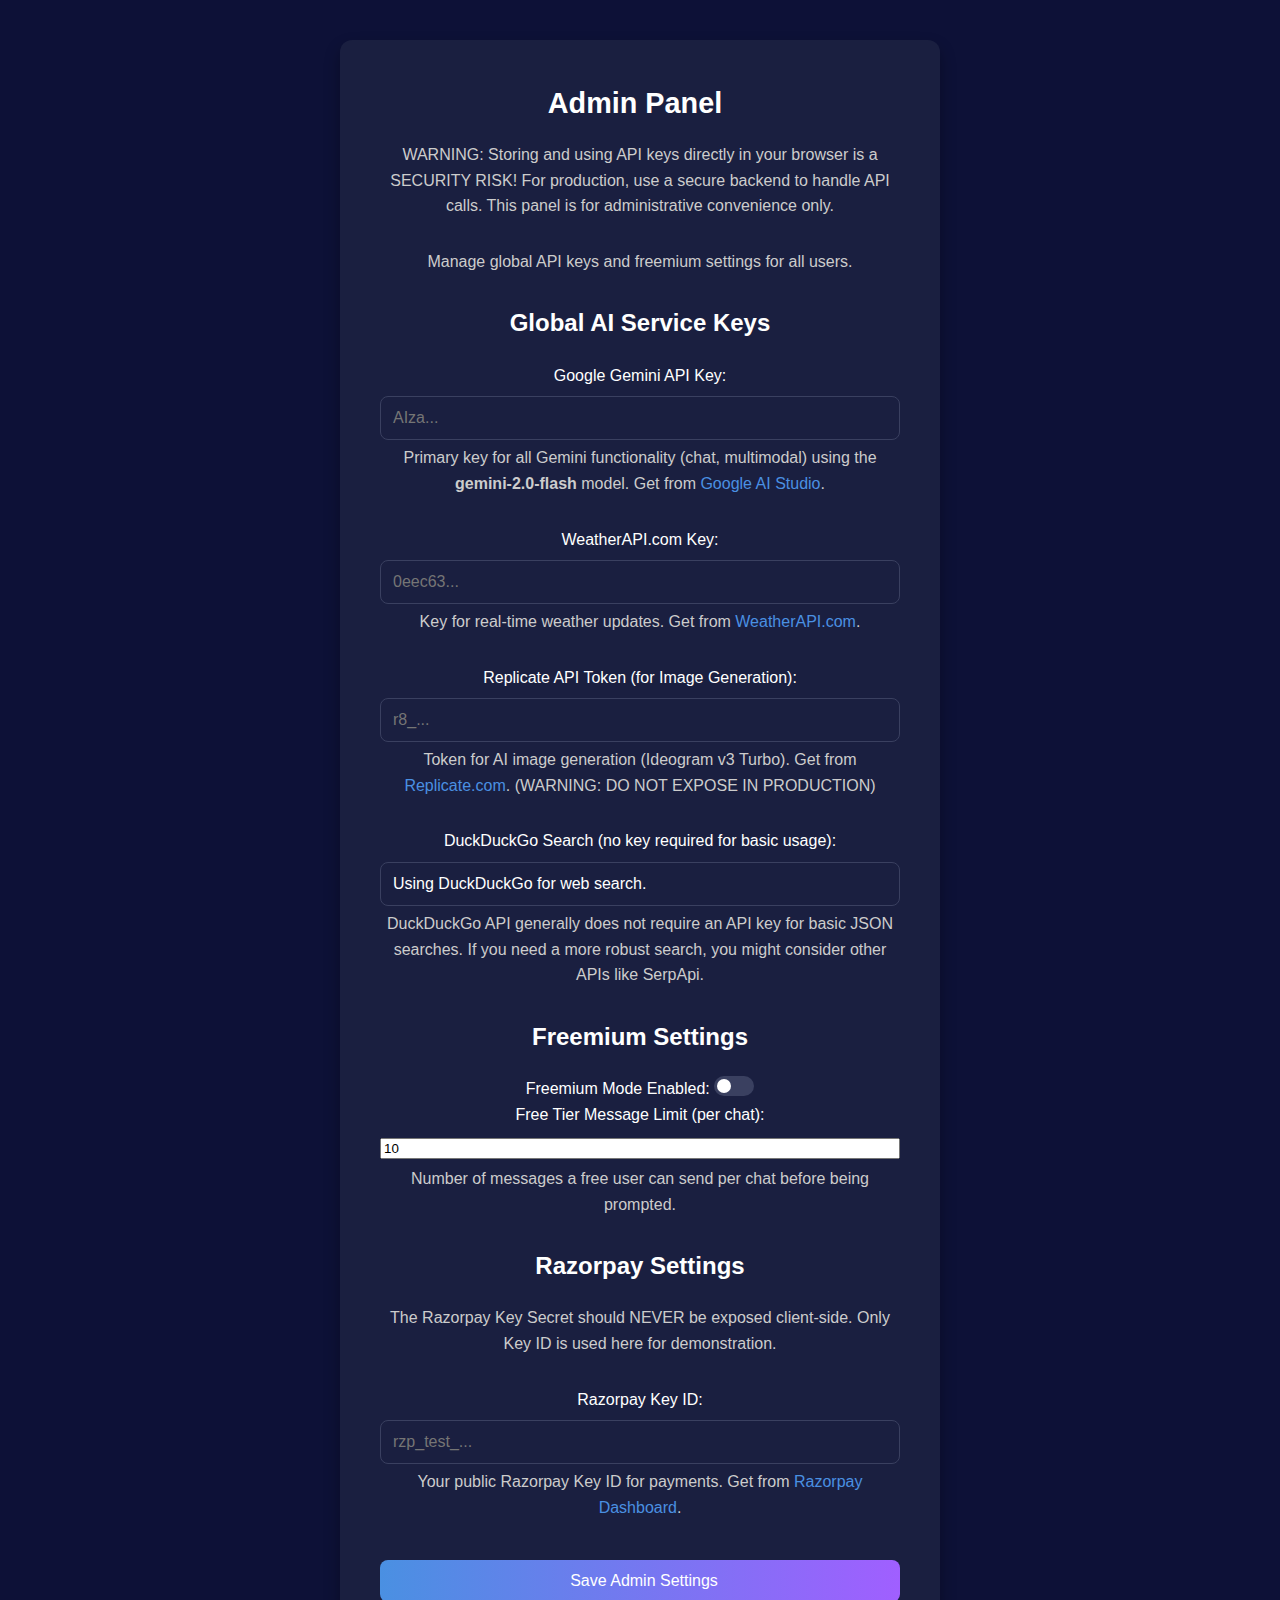
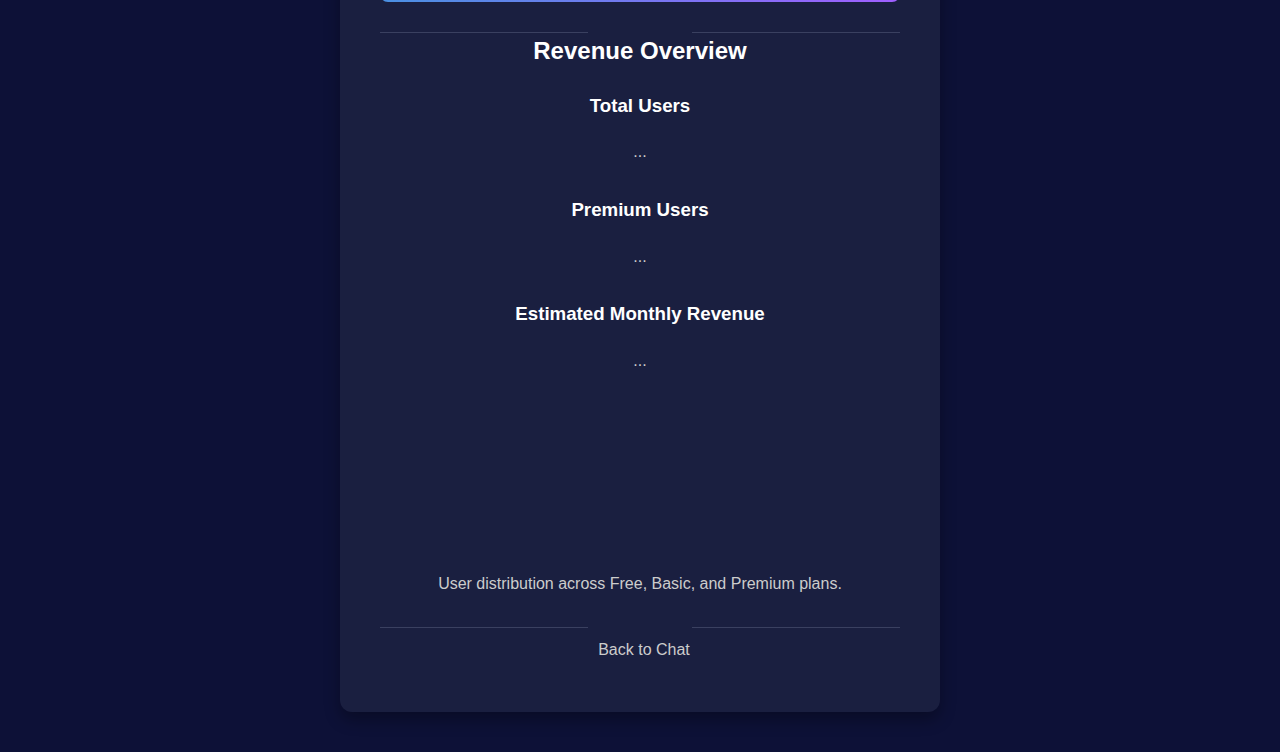
<file: admin.html>
<!DOCTYPE html>
<html lang="en">
<head>
    <meta charset="UTF-8">
    <meta name="viewport" content="width=device-width, initial-scale=1.0">
    <meta name="theme-color" content="#302b63"/>
    <link rel="icon" href="assets/logo.jpg">
    <title>ZAININ AI - Admin Panel</title>
    <link rel="stylesheet" href="css/style.css">
    <link href="https://fonts.googleapis.com/css2?family=Poppins:wght@300;400;500;600&display=swap" rel="stylesheet">
    <link rel="stylesheet" href="https://cdnjs.cloudflare.com/ajax/libs/font-awesome/6.4.0/css/all.min.css">
    <!-- Global Theme Script -->
    <script src="js/theme.js"></script>
    <!-- Chart.js for graphs -->
    <script src="https://cdn.jsdelivr.net/npm/chart.js"></script>
</head>
<body class="admin-page">

    <div class="auth-box api-box admin-box">
        <h1>Admin Panel <i class="fas fa-user-shield"></i></h1>
        <p class="warning-message">
            WARNING: Storing and using API keys directly in your browser is a SECURITY RISK!
            For production, use a secure backend to handle API calls. This panel is for administrative convenience only.
        </p>
        <p class="help-text">
             Manage global API keys and freemium settings for all users.
        </p>

        <h2>Global AI Service Keys</h2>
        <div class="form-group">
            <label for="admin-gemini-api-key">Google Gemini API Key:</label>
            <input type="text" id="admin-gemini-api-key" placeholder="AIza..." autocomplete="off">
            <p class="help-text">Primary key for all Gemini functionality (chat, multimodal) using the <strong>gemini-2.0-flash</strong> model. Get from <a href="https://aistudio.google.com/app/apikey" target="_blank">Google AI Studio</a>.</p>
        </div>

        <div class="form-group">
            <label for="admin-weatherapi-key">WeatherAPI.com Key:</label>
            <input type="text" id="admin-weatherapi-key" placeholder="0eec63..." autocomplete="off">
            <p class="help-text">Key for real-time weather updates. Get from <a href="https://www.weatherapi.com/signup.aspx" target="_blank">WeatherAPI.com</a>.</p>
        </div>

        <div class="form-group">
            <label for="admin-replicate-api-token">Replicate API Token (for Image Generation):</label>
            <input type="text" id="admin-replicate-api-token" placeholder="r8_..." autocomplete="off">
            <p class="help-text">Token for AI image generation (Ideogram v3 Turbo). Get from <a href="https://replicate.com/account/api-tokens" target="_blank">Replicate.com</a>. (WARNING: DO NOT EXPOSE IN PRODUCTION)</p>
        </div>

        <div class="form-group">
            <label for="admin-duckduckgo-notes">DuckDuckGo Search (no key required for basic usage):</label>
            <input type="text" id="admin-duckduckgo-notes" value="Using DuckDuckGo for web search." disabled>
            <p class="help-text">DuckDuckGo API generally does not require an API key for basic JSON searches. If you need a more robust search, you might consider other APIs like SerpApi.</p>
        </div>


        <h2 style="margin-top: 30px;">Freemium Settings</h2>
        <div class="setting-item">
            <label for="freemium-toggle"><i class="fas fa-gift"></i> Freemium Mode Enabled:</label>
            <label class="switch">
                <input type="checkbox" id="freemium-toggle">
                <span class="slider round"></span>
            </label>
        </div>

        <div class="form-group">
            <label for="free-tier-message-limit">Free Tier Message Limit (per chat):</label>
            <input type="number" id="free-tier-message-limit" value="10" min="1">
            <p class="help-text">Number of messages a free user can send per chat before being prompted.</p>
        </div>

        <h2 style="margin-top: 30px;">Razorpay Settings <i class="fas fa-money-bill-wave"></i></h2>
         <p class="warning-message">
            The Razorpay Key Secret should NEVER be exposed client-side. Only Key ID is used here for demonstration.
        </p>
        <div class="form-group">
            <label for="admin-razorpay-key-id">Razorpay Key ID:</label>
            <input type="text" id="admin-razorpay-key-id" placeholder="rzp_test_..." autocomplete="off">
            <p class="help-text">Your public Razorpay Key ID for payments. Get from <a href="https://dashboard.razorpay.com/app/keys" target="_blank">Razorpay Dashboard</a>.</p>
        </div>
        <!-- Secret Key is intentionally omitted for client-side security (would be on a backend) -->

        <button id="save-admin-settings-btn"><i class="fas fa-save"></i> Save Admin Settings</button>
        <p id="admin-message" class="message-text"></p>
        <div class="divider"></div>

        <h2 style="margin-top: 30px;">Revenue Overview <i class="fas fa-chart-line"></i></h2>
        <div class="admin-stats">
            <div class="stat-item">
                <h3>Total Users</h3>
                <p id="total-users-count">...</p>
            </div>
            <div class="stat-item">
                <h3>Premium Users</h3>
                <p id="premium-users-count">...</p>
            </div>
            <div class="stat-item">
                <h3>Estimated Monthly Revenue</h3>
                <p id="monthly-revenue">...</p>
            </div>
        </div>

        <div class="chart-container">
            <canvas id="user-distribution-chart"></canvas>
            <p class="help-text" style="margin-top:10px; text-align:center;">User distribution across Free, Basic, and Premium plans.</p>
        </div>

        <div class="divider"></div>
        <a href="/index.html" class="settings-link back-link"><i class="fas fa-arrow-left"></i> Back to Chat</a>
    </div>

    <!-- Firebase SDKs -->
    <script type="module" src="https://www.gstatic.com/firebasejs/9.22.0/firebase-app.js"></script>
    <script type="module" src="https://www.gstatic.com/firebasejs/9.22.0/firebase-auth.js"></script>
    <script type="module" src="https://www.gstatic.com/firebasejs/9.22.0/firebase-firestore.js"></script>

    <!-- Your Scripts -->
    <script type="module" src="js/firebase-config.js"></script>
    <script type="module" src="js/admin.js"></script>
    <script>
        if ('serviceWorker' in navigator) {
            window.addEventListener('load', () => {
                navigator.serviceWorker.register('/sw.js')
                    .then(registration => {
                        console.log('Service Worker registered successfully:', registration);
                    })
                    .catch(error => {
                        console.log('Service Worker registration failed:', error);
                    });
            });
        }
    </script>
</body>
</html>
</file>
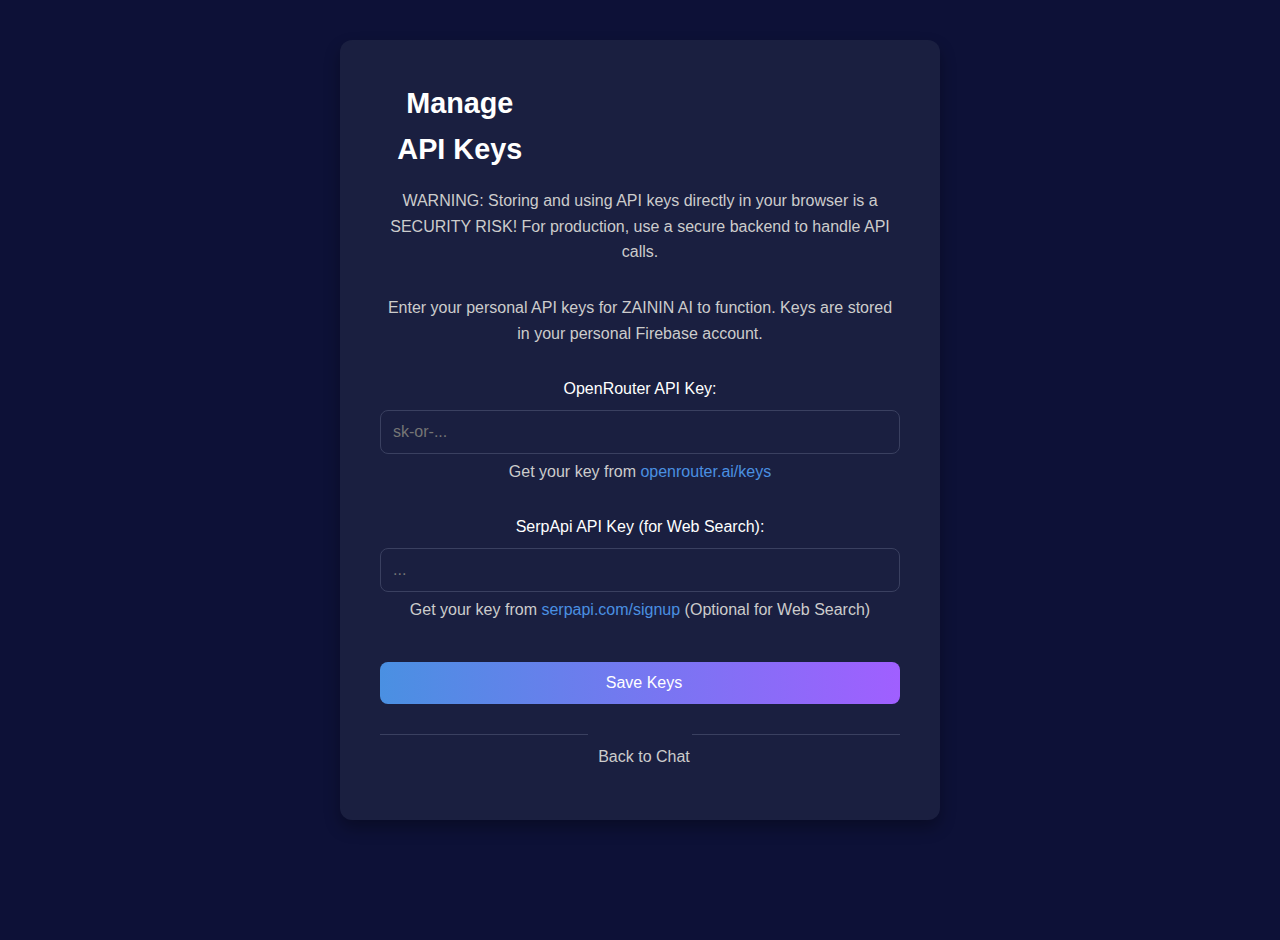
<file: api.html>
<!DOCTYPE html>
<html lang="en">
<head>
    <meta charset="UTF-8">
    <meta name="viewport" content="width=device-width, initial-scale=1.0">
    <meta name="theme-color" content="#302b63"/>
    <link rel="icon" href="assets/logo.jpg">
    <title>ZAININ AI - API Keys</title>
    <link rel="stylesheet" href="css/style.css">
    <link href="https://fonts.googleapis.com/css2?family=Poppins:wght@300;400;500;600&display=swap" rel="stylesheet">
    <link rel="stylesheet" href="https://cdnjs.cloudflare.com/ajax/libs/font-awesome/6.4.0/css/all.min.css">
    <!-- Global Theme Script -->
    <script src="js/theme.js"></script>
</head>
<body class="api-page"> <!-- Add body class for specific styling -->

    <div class="auth-box api-box">
        <h1>Manage API Keys <button id="tutorial-btn" class="icon-button" title="Watch Tutorial"><i class="fas fa-circle-play"></i></button></h1>
        <p class="warning-message">
            WARNING: Storing and using API keys directly in your browser is a SECURITY RISK!
            For production, use a secure backend to handle API calls.
        </p>
        <p class="help-text">
             Enter your personal API keys for ZAININ AI to function. Keys are stored in your personal Firebase account.
        </p>


        <div class="form-group">
            <label for="openrouter-key">OpenRouter API Key:</label>
            <input type="text" id="openrouter-key" placeholder="sk-or-..." autocomplete="off">
            <p class="help-text">Get your key from <a href="https://openrouter.ai/keys" target="_blank">openrouter.ai/keys</a></p>
        </div>

        <div class="form-group">
            <label for="serpapi-key">SerpApi API Key (for Web Search):</label>
            <input type="text" id="serpapi-key" placeholder="..." autocomplete="off">
            <p class="help-text">Get your key from <a href="https://serpapi.com/users/sign_up" target="_blank">serpapi.com/signup</a> (Optional for Web Search)</p>
        </div>

        <button id="save-api-keys-btn"><i class="fas fa-save"></i> Save Keys</button>
        <p id="api-key-message" class="message-text"></p>
        <div class="divider"></div> <!-- Keep divider for visual separation -->
        <a href="/index.html" class="settings-link back-link"><i class="fas fa-arrow-left"></i> Back to Chat</a>
    </div>

    <!-- Tutorial Video Modal Structure -->
    <div id="tutorial-overlay" class="modal-overlay hidden">
        <div id="tutorial-modal" class="modal-content">
            <button id="tutorial-close-btn" class="modal-close-btn"><i class="fas fa-times"></i></button>
            <h2>API Key Tutorial</h2>
            <div id="video-container" class="video-container">
                <!-- Video player will be inserted here by api.js -->
            </div>
        </div>
    </div>

    <!-- Firebase SDKs -->
    <script type="module" src="https://www.gstatic.com/firebasejs/9.22.0/firebase-app.js"></script>
    <script type="module" src="https://www.gstatic.com/firebasejs/9.22.0/firebase-auth.js"></script>
    <script type="module" src="https://www.gstatic.com/firebasejs/9.22.0/firebase-firestore.js"></script>

    <!-- Your Scripts -->
    <script type="module" src="js/firebase-config.js"></script>
    <script type="module" src="js/api.js"></script>
    <script>
        if ('serviceWorker' in navigator) {
            window.addEventListener('load', () => {
                navigator.serviceWorker.register('/sw.js')
                    .then(registration => {
                        console.log('Service Worker registered successfully:', registration);
                    })
                    .catch(error => {
                        console.log('Service Worker registration failed:', error);
                    });
            });
        }
    </script>
</body>
</html>
</file>
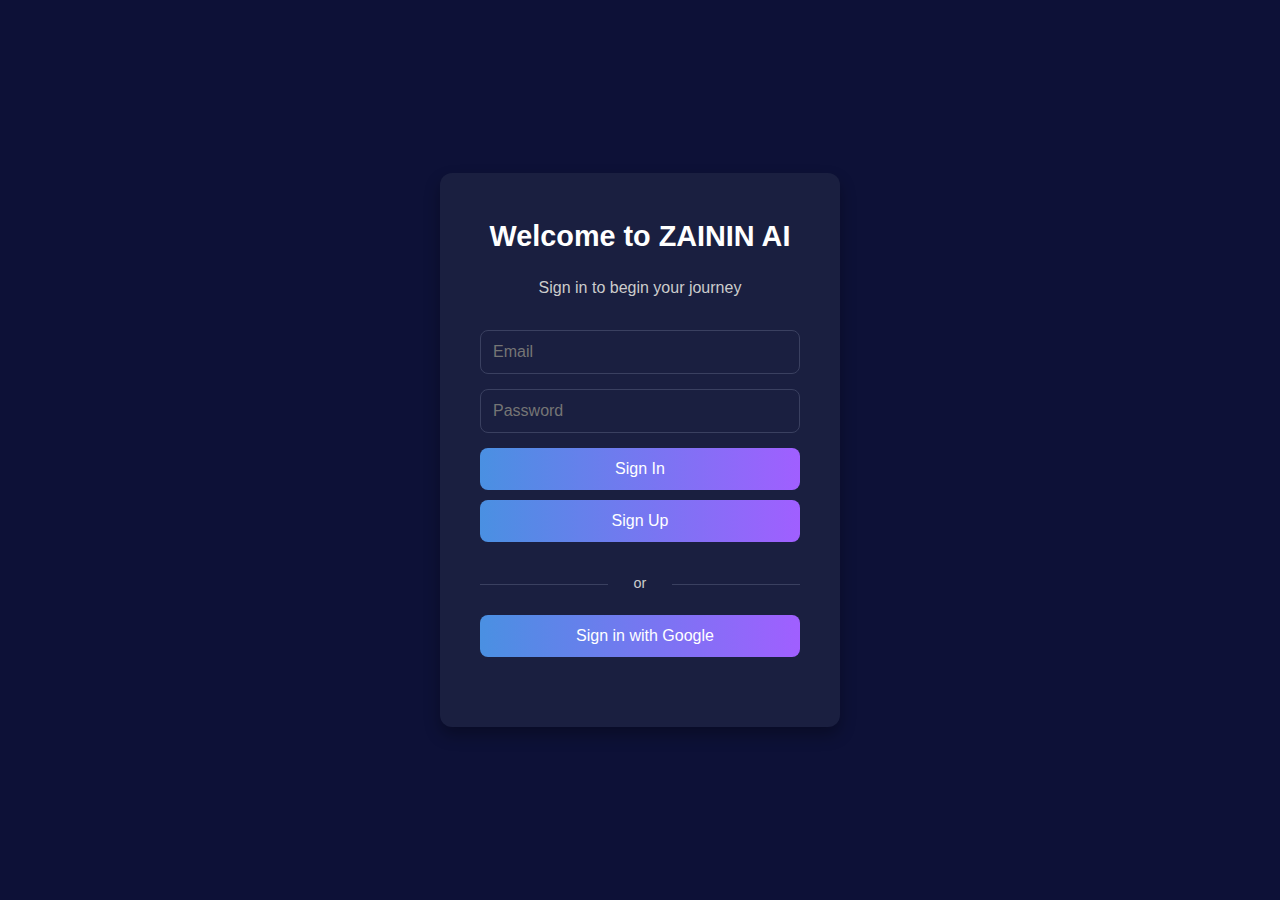
<file: auth.html>
<!DOCTYPE html>
<html lang="en">
<head>
    <meta charset="UTF-8">
    <meta name="viewport" content="width=device-width, initial-scale=1.0">
    <meta name="theme-color" content="#302b63"/>
    <link rel="apple-touch-icon" href="/assets/icons/icon-192x192.png">
    <link rel="manifest" href="/manifest.json">
    <link rel="icon" href="assets/logo.jpg">
    <title>ZAININ AI - Your Futuristic AI Agent</title>
    <link rel="stylesheet" href="css/style.css">
    <link href="https://fonts.googleapis.com/css2?family=Poppins:wght@300;400;500;600&display=swap" rel="stylesheet">
    <link rel="stylesheet" href="https://cdnjs.cloudflare.com/ajax/libs/font-awesome/6.4.0/css/all.min.css">
     <!-- Global Theme Script -->
    <script src="js/theme.js"></script>
</head>
<body class="auth-page"> <!-- Add body class for specific styling -->

    <!-- Authentication Container -->
    <div id="auth-container" class="visible">
        <div class="auth-box">
            <h1>Welcome to ZAININ AI</h1>
            <p>Sign in to begin your journey</p>
            <div id="auth-forms">
                <input type="email" id="email-input" placeholder="Email">
                <input type="password" id="password-input" placeholder="Password">
                <button id="email-signin-btn">Sign In</button>
                <button id="email-signup-btn">Sign Up</button>
            </div>
            <div class="divider">or</div>
            <button id="google-signin-btn"><i class="fab fa-google"></i> Sign in with Google</button>
            <p id="auth-error" class="error-message"></p>
        </div>
    </div>

    <!-- Firebase SDKs -->
    <script type="module" src="https://www.gstatic.com/firebasejs/9.22.0/firebase-app.js"></script>
    <script type="module" src="https://www.gstatic.com/firebasejs/9.22.0/firebase-auth.js"></script>
    <script type="module" src="https://www.gstatic.com/firebasejs/9.22.0/firebase-firestore.js"></script>

    <!-- Your Scripts -->
    <script type="module" src="js/firebase-config.js"></script>
    <script type="module" src="js/auth.js"></script>

    <!-- PWA Service Worker Registration -->
    <script>
        if ('serviceWorker' in navigator) {
            window.addEventListener('load', () => {
                navigator.serviceWorker.register('/sw.js')
                    .then(registration => {
                        console.log('Service Worker registered successfully:', registration);
                    })
                    .catch(error => {
                        console.log('Service Worker registration failed:', error);
                    });
            });
        }
    </script>
</body>
</html>
</file>
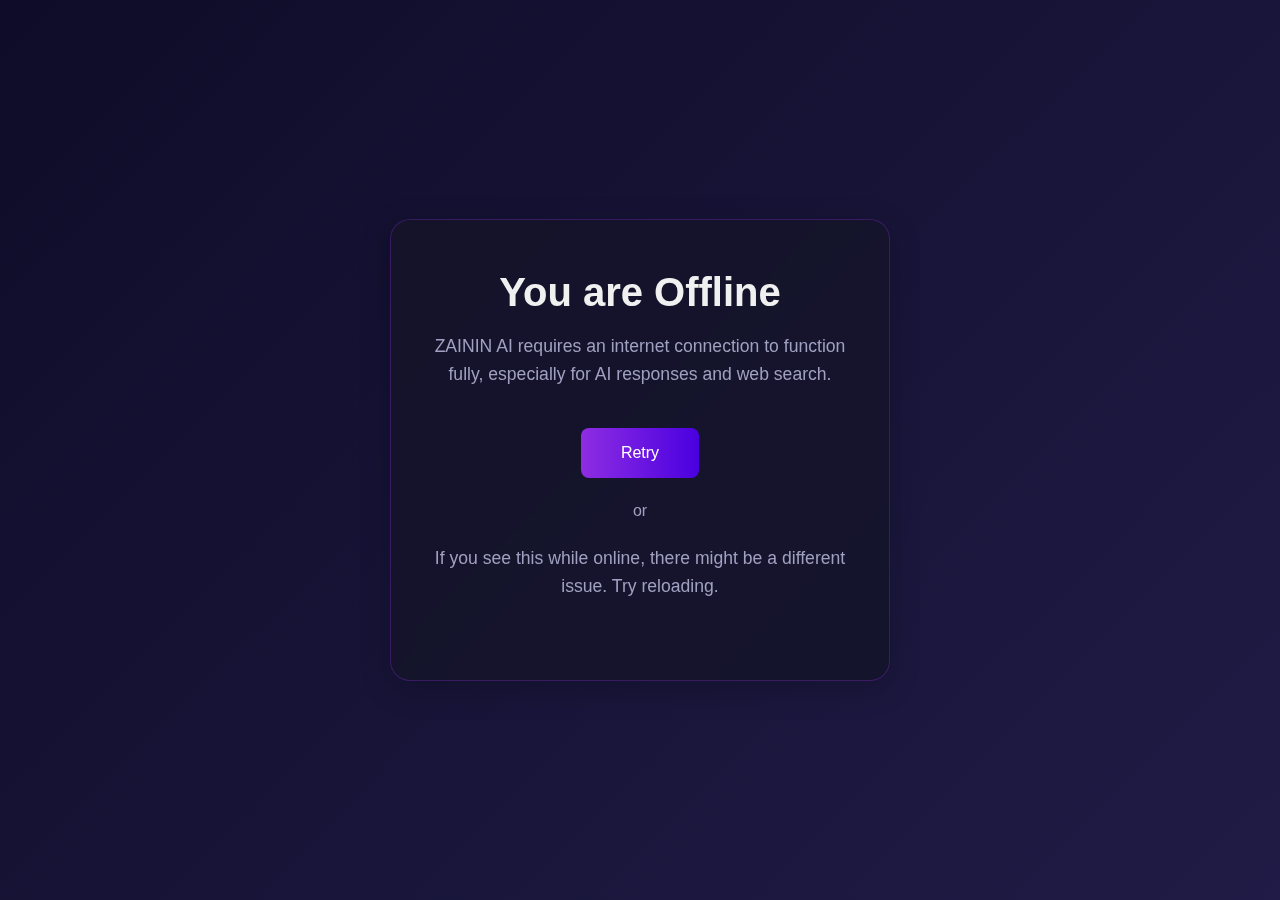
<file: ofline.html>
<!DOCTYPE html>
<html lang="en">
<head>
    <meta charset="UTF-8">
    <meta name="viewport" content="width=device-width, initial-scale=1.0">
    <title>ZAININ AI - Offline</title>
    <link rel="stylesheet" href="/style.css">
    <link href="https://fonts.googleapis.com/css2?family=Poppins:wght@300;400;500;600&display=swap" rel="stylesheet">
    <link rel="stylesheet" href="https://cdnjs.cloudflare.com/ajax/libs/font-awesome/6.4.0/css/all.min.css">
    <!-- Global Theme Script - needed for offline page styling -->
    <script src="theme.js"></script>
</head>
<body class="offline-page">
    <div class="offline-container">
        <i class="fas fa-wifi-slash"></i>
        <h1>You are Offline</h1>
        <p>ZAININ AI requires an internet connection to function fully, especially for AI responses and web search.</p>
        <button onclick="window.location.reload()">Retry</button>
        <div class="divider">or</div>
         <p>If you see this while online, there might be a different issue. Try reloading.</p>
    </div>
</body>
</html>
</file>
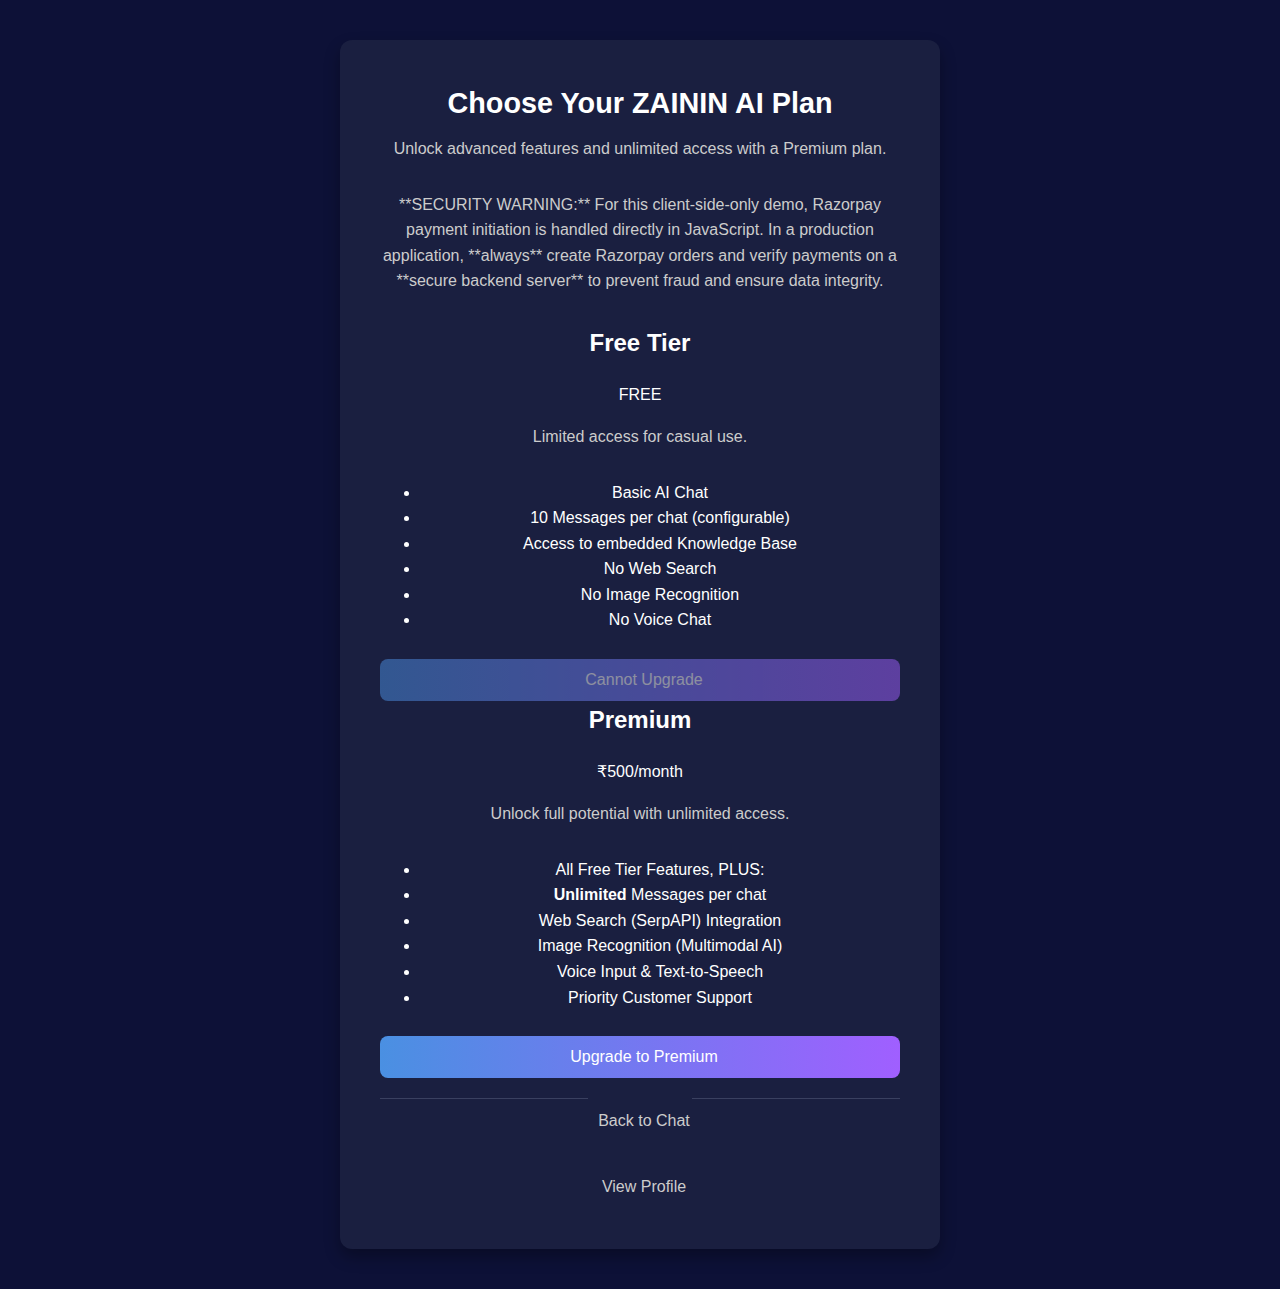
<file: pricing.html>
<!DOCTYPE html>
<html lang="en">
<head>
    <meta charset="UTF-8">
    <meta name="viewport" content="width=device-width, initial-scale=1.0">
    <meta name="theme-color" content="#302b63"/>
    <link rel="icon" href="assets/logo.jpg">
    <title>ZAININ AI - Pricing Plans</title>
    <link rel="stylesheet" href="css/style.css">
    <link href="https://fonts.googleapis.com/css2?family=Poppins:wght@300;400;500;600&display=swap" rel="stylesheet">
    <link rel="stylesheet" href="https://cdnjs.cloudflare.com/ajax/libs/font-awesome/6.4.0/css/all.min.css">
    <!-- Global Theme Script -->
    <script src="js/theme.js"></script>
</head>
<body class="pricing-page">

    <div class="pricing-container auth-box api-box">
        <h1>Choose Your ZAININ AI Plan</h1>
        <p class="help-text">
            Unlock advanced features and unlimited access with a Premium plan.
        </p>
        <p class="warning-message" style="margin-top: 20px;">
            <i class="fas fa-exclamation-triangle"></i> **SECURITY WARNING:** For this client-side-only demo, Razorpay payment initiation is handled directly in JavaScript. In a production application, **always** create Razorpay orders and verify payments on a **secure backend server** to prevent fraud and ensure data integrity.
        </p>

        <div id="pricing-message" class="message-text"></div>

        <div class="pricing-cards">
            <!-- Free Plan Card -->
            <div class="pricing-card" id="free-plan-card">
                <h2>Free Tier</h2>
                <div class="price">FREE</div>
                <p>Limited access for casual use.</p>
                <ul class="features">
                    <li><i class="fas fa-check-circle"></i> Basic AI Chat</li>
                    <li><i class="fas fa-check-circle"></i> <span id="free-tier-message-limit-display">10</span> Messages per chat (configurable)</li>
                    <li><i class="fas fa-check-circle"></i> Access to embedded Knowledge Base</li>
                    <li><i class="fas fa-times-circle"></i> No Web Search</li>
                    <li><i class="fas fa-times-circle"></i> No Image Recognition</li>
                    <li><i class="fas fa-times-circle"></i> No Voice Chat</li>
                </ul>
                <button class="plan-btn current-plan-btn hidden" disabled><i class="fas fa-star"></i> Current Plan</button>
                <button class="plan-btn disabled" disabled><i class="fas fa-ban"></i> Cannot Upgrade</button>
            </div>

            <!-- Premium Plan Card -->
            <div class="pricing-card premium-card" id="premium-plan-card">
                <h2>Premium</h2>
                <div class="price">₹500<span class="per-month">/month</span></div>
                <p>Unlock full potential with unlimited access.</p>
                <ul class="features">
                    <li><i class="fas fa-check-circle"></i> All Free Tier Features, PLUS:</li>
                    <li><i class="fas fa-check-circle"></i> <strong>Unlimited</strong> Messages per chat</li>
                    <li><i class="fas fa-check-circle"></i> Web Search (SerpAPI) Integration</li>
                    <li><i class="fas fa-check-circle"></i> Image Recognition (Multimodal AI)</li>
                    <li><i class="fas fa-check-circle"></i> Voice Input & Text-to-Speech</li>
                    <li><i class="fas fa-check-circle"></i> Priority Customer Support</li>
                </ul>
                <button class="plan-btn upgrade-btn" data-plan="premium" data-amount="50000"><i class="fas fa-arrow-alt-circle-up"></i> Upgrade to Premium</button>
                <button class="plan-btn current-plan-btn hidden" disabled><i class="fas fa-star"></i> Current Plan</button>
                <button class="plan-btn disabled hidden" disabled><i class="fas fa-ban"></i> Upgrade Unavailable</button>
            </div>
        </div>

        <div class="divider"></div>
        <div class="other-actions">
            <a href="/index.html" class="back-link"><i class="fas fa-arrow-left"></i> Back to Chat</a>
            <a href="/profile.html" class="back-link"><i class="fas fa-user"></i> View Profile</a>
        </div>
    </div>

    <!-- Razorpay SDK -->
    <script src="https://checkout.razorpay.com/v1/checkout.js"></script>

    <!-- Firebase SDKs -->
    <script type="module" src="https://www.gstatic.com/firebasejs/9.22.0/firebase-app.js"></script>
    <script type="module" src="https://www.gstatic.com/firebasejs/9.22.0/firebase-auth.js"></script>
    <script type="module" src="https://www.gstatic.com/firebasejs/9.22.0/firebase-firestore.js"></script>

    <!-- Your Scripts -->
    <script type="module" src="js/firebase-config.js"></script>
    <script type="module" src="js/pricing.js"></script>
    <script>
        if ('serviceWorker' in navigator) {
            window.addEventListener('load', () => {
                navigator.serviceWorker.register('/sw.js')
                    .then(registration => {
                        console.log('Service Worker registered successfully:', registration);
                    })
                    .catch(error => {
                        console.log('Service Worker registration failed:', error);
                    });
            });
        }
    </script>
</body>
</html>
</file>
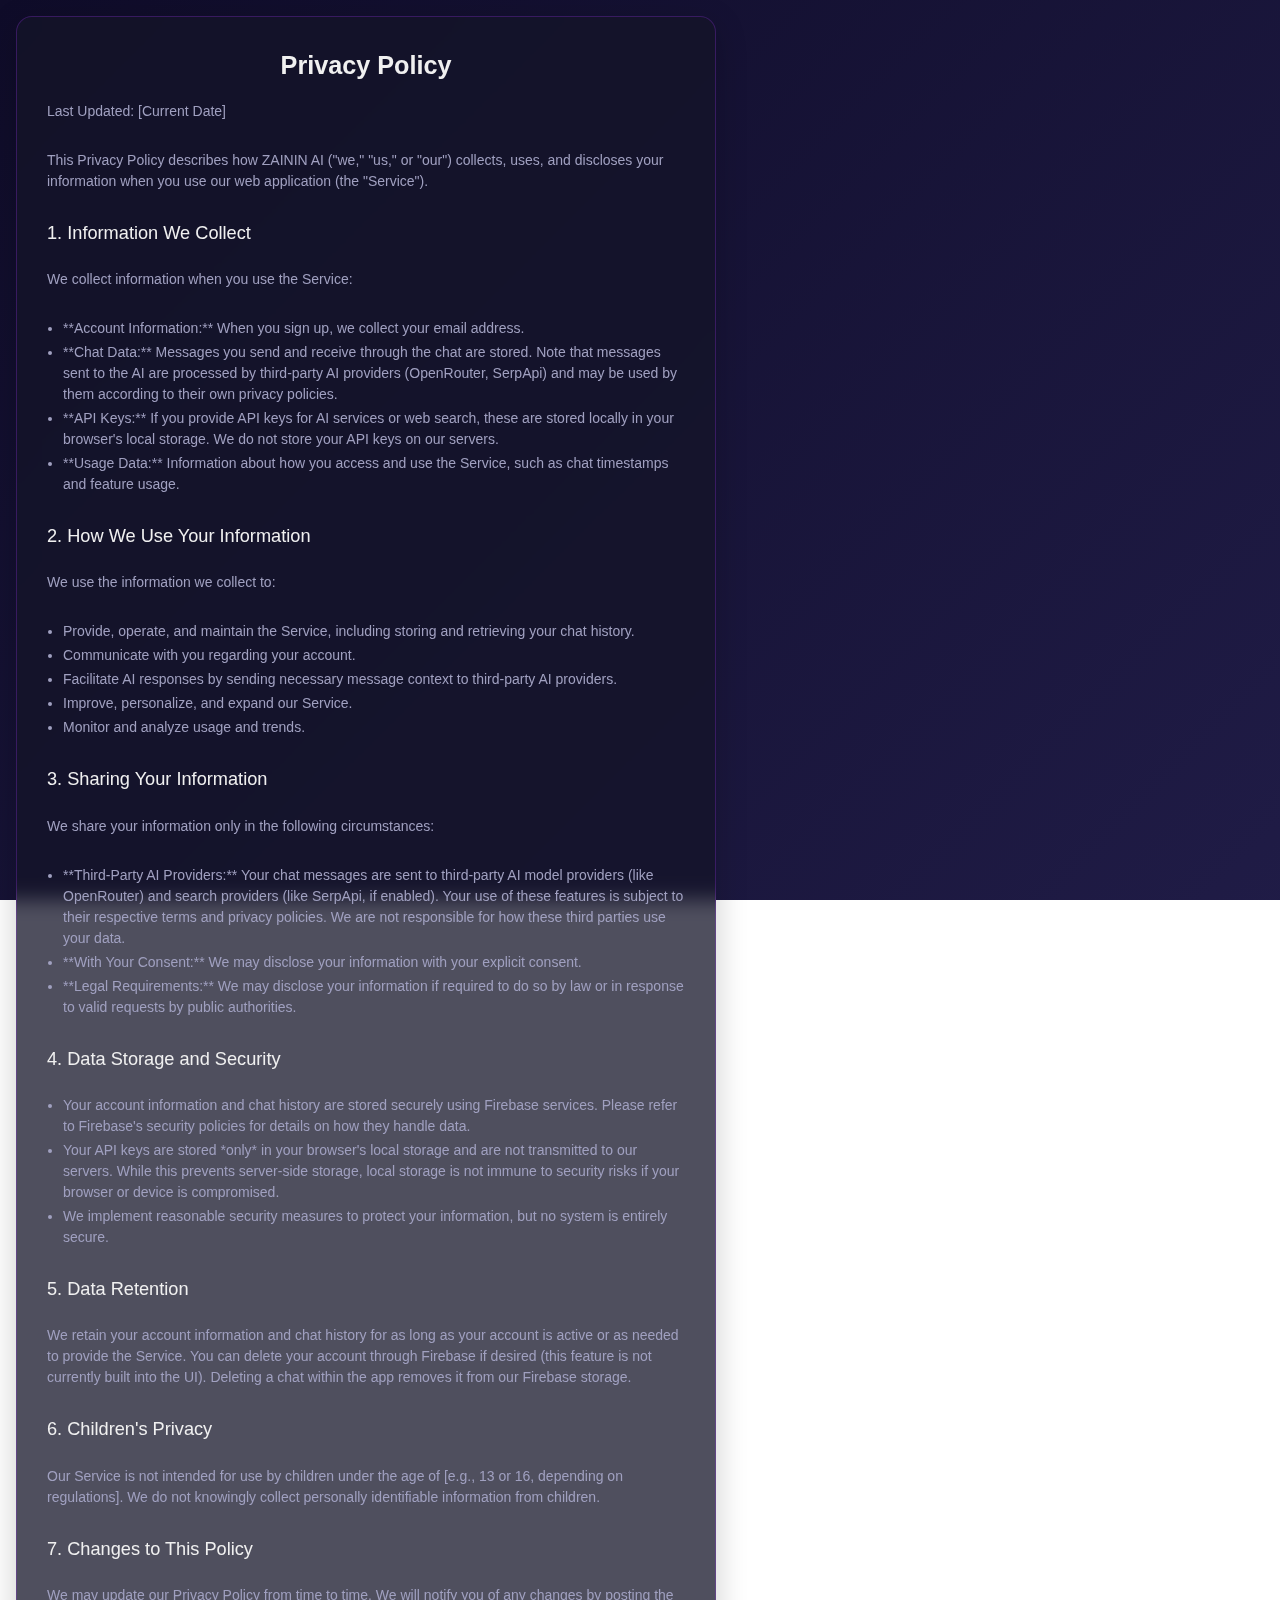
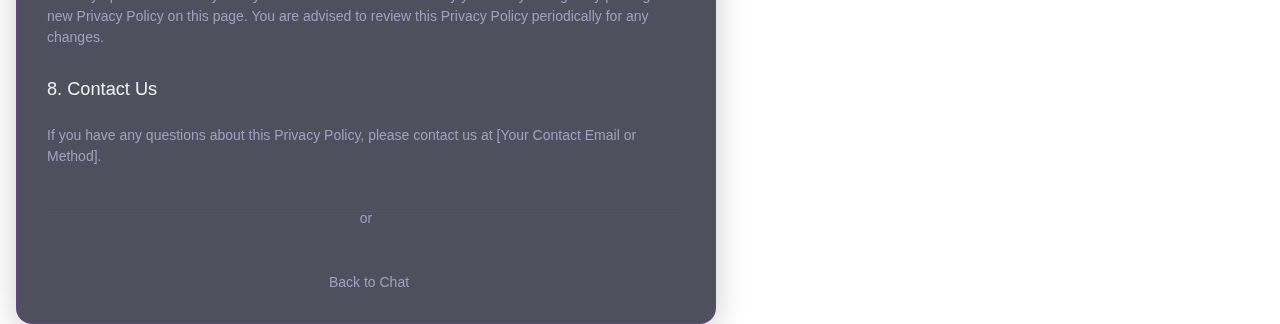
<file: privacyPolicy.html>
<!DOCTYPE html>
<html lang="en">
<head>
    <meta charset="UTF-8">
    <meta name="viewport" content="width=device-width, initial-scale=1.0">
    <meta name="theme-color" content="#302b63"/>
    <link rel="icon" href="assets/logo.jpg">
    <title>ZAININ AI - Privacy Policy</title>
    <link rel="stylesheet" href="https://cdnjs.cloudflare.com/ajax/libs/font-awesome/6.4.0/css/all.min.css">
    <link href="https://fonts.googleapis.com/css2?family=Poppins:wght@300;400;500;600&display=swap" rel="stylesheet">

    <!-- Embedded Styles for this page -->
    <style>
        /*
         * ZAININ AI - Embedded Styles for Static Pages (Privacy Policy, Terms)
         * Version: 6.1 - Embedded Edition
         * Description: Contains necessary styles from the main stylesheet for standalone pages.
         */

        /* ==========================================================================
           1. ROOT & THEME VARIABLES (DARK & LIGHT)
           ========================================================================== */

        :root {
          /* -------------------- FONTS & TYPOGRAPHY -------------------- */
          --font-primary: 'Poppins', sans-serif;
          --font-code: 'Fira Code', 'Courier New', Courier, monospace;
          --font-size-base: 14px;
          --line-height-base: 1.5;

          /* -------------------- CORE COLORS (DARK THEME) -------------------- */
          --color-bg-gradient-dark: linear-gradient(135deg, #0f0c29 0%, #302b63 50%, #24243e 100%);
          --color-accent-primary-dark: #8E2DE2;
          --color-accent-secondary-dark: #4A00E0;
          --color-accent-gradient-dark: linear-gradient(to right, var(--color-accent-primary-dark), var(--color-accent-secondary-dark));
          --color-text-primary-dark: #f0f0f0;
          --color-text-secondary-dark: #a0a0c0;
          --color-text-on-accent-dark: #ffffff;
          --bg-sidebar-dark: rgba(20, 20, 40, 0.75);
          --bg-chat-area-dark: rgba(30, 30, 50, 0.65);
          --bg-input-field-dark: rgba(40, 40, 60, 0.85);
          --bg-chat-item-hover-dark: rgba(50, 45, 90, 0.5); /* Not strictly used here but for consistency */
          --bg-user-message-dark: var(--color-accent-secondary-dark); /* Not strictly used here but for consistency */
          --bg-ai-message-dark: #4e54c8; /* Not strictly used here but for consistency */
          --bg-code-block-dark: #0c0a1f; /* Not strictly used here but for consistency */
          --border-color-default-dark: rgba(142, 45, 226, 0.3);
          --border-color-focus-dark: var(--color-accent-primary-dark); /* Not strictly used here but for consistency */
          --shadow-color-ambient-dark: rgba(0, 0, 0, 0.2);
          --shadow-default-dark: 0 8px 32px 0 var(--shadow-color-ambient-dark);
          --shadow-interactive-hover-dark: 0 4px 15px 0 rgba(0, 0, 0, 0.25); /* Not strictly used here but for consistency */
          --backdrop-blur-effect-dark: blur(10px);
          --overlay-bg-dark: rgba(0, 0, 0, 0.75); /* Not strictly used here but for consistency */
          --modal-bg-dark: var(--bg-sidebar-dark); /* Not strictly used here but for consistency */
          --profile-pic-bg-dark: var(--bg-input-field-dark); /* Not strictly used here but for consistency */


          /* -------------------- CORE COLORS (LIGHT THEME) -------------------- */
          --color-bg-gradient-light: linear-gradient(135deg, #f5f7fa 0%, #c3cfe2 100%);
          --color-accent-primary-light: #6200ea;
          --color-accent-secondary-light: #3f51b5;
          --color-accent-gradient-light: linear-gradient(to right, var(--color-accent-primary-light), var(--color-accent-secondary-light));
          --color-text-primary-light: #333;
          --color-text-secondary-light: #555;
          --color-text-on-accent-light: #ffffff;
          --bg-sidebar-light: rgba(255, 255, 255, 0.8);
          --bg-chat-area-light: rgba(240, 240, 250, 0.7); /* Not strictly used here but for consistency */
          --bg-input-field-light: rgba(255, 255, 255, 0.9); /* Not strictly used here but for consistency */
          --bg-chat-item-hover-light: rgba(200, 220, 240, 0.5); /* Not strictly used here but for consistency */
          --bg-user-message-light: var(--color-accent-primary-light); /* Not strictly used here but for consistency */
          --bg-ai-message-light: rgba(180, 200, 230, 0.7); /* Not strictly used here but for consistency */
          --bg-code-block-light: #eef; /* Not strictly used here but for consistency */
          --border-color-default-light: rgba(0, 0, 0, 0.1);
          --border-color-focus-light: var(--color-accent-primary-light); /* Not strictly used here but for consistency */
          --shadow-color-ambient-light: rgba(0, 0, 0, 0.1);
          --shadow-default-light: 0 4px 15px 0 var(--shadow-color-ambient-light);
          --shadow-interactive-hover-light: 0 2px 10px 0 rgba(0, 0, 0, 0.15); /* Not strictly used here but for consistency */
          --backdrop-blur-effect-light: blur(5px);
          --overlay-bg-light: rgba(0, 0, 0, 0.5); /* Not strictly used here but for consistency */
          --modal-bg-light: var(--bg-sidebar-light); /* Not strictly used here but for consistency */
          --profile-pic-bg-light: #eee; /* Not strictly used here but for consistency */


          /* -------------------- GENERIC/SHARED VARIABLES -------------------- */
          --color-error: #ff6b6b;
          --color-success: #45e0a8;

          --border-radius-small: 4px;
          --border-radius-medium: 6px;
          --border-radius-large: 10px;
          --border-radius-xlarge: 16px;

          --spacing-xs: 3px;
          --spacing-s: 6px;
          --spacing-m: 12px;
          --spacing-l: 16px;
          --spacing-xl: 30px;

          --sidebar-width: 240px; /* Not strictly used here but for consistency */

          --transition-speed-fast: 0.15s;
          --transition-speed-normal: 0.25s;


          /* --- Default (Dark Theme) Mappings --- */
          --color-bg-gradient: var(--color-bg-gradient-dark);
          --color-accent-primary: var(--color-accent-primary-dark);
          --color-accent-secondary: var(--color-accent-secondary-dark);
          --color-accent-gradient: var(--color-accent-gradient-dark);
          --color-text-primary: var(--color-text-primary-dark);
          --color-text-secondary: var(--color-text-secondary-dark);
          --color-text-on-accent: var(--color-text-on-accent-dark);
          --bg-sidebar: var(--bg-sidebar-dark); /* Used for container background */
          --bg-chat-area: var(--bg-chat-area-dark); /* Not strictly used here but for consistency */
          --bg-input-field: var(--bg-input-field-dark); /* Not strictly used here but for consistency */
          --bg-chat-item-hover: var(--bg-chat-item-hover-dark); /* Not strictly used here but for consistency */
          --bg-user-message: var(--bg-user-message-dark); /* Not strictly used here but for consistency */
          --bg-ai-message: var(--bg-ai-message-dark); /* Not strictly used here but for consistency */
          --bg-code-block: var(--bg-code-block-dark); /* Not strictly used here but for consistency */
          --border-color-default: var(--border-color-default-dark);
          --border-color-focus: var(--border-color-focus-dark); /* Not strictly used here but for consistency */
          --shadow-color-ambient: var(--shadow-color-ambient-dark);
          --shadow-default: var(--shadow-default-dark);
          --shadow-interactive-hover: var(--shadow-interactive-hover-dark); /* Not strictly used here but for consistency */
          --backdrop-blur-effect: var(--backdrop-blur-effect-dark);
          --overlay-bg: var(--overlay-bg-dark); /* Not strictly used here but for consistency */
          --modal-bg: var(--modal-bg-dark); /* Not strictly used here but for consistency */
          --profile-pic-bg: var(--profile-pic-bg-dark); /* Not strictly used here but for consistency */
        }


        /* ==========================================================================
           1.1 LIGHT THEME OVERRIDES
           ========================================================================== */

        body.light-theme {
          --color-bg-gradient: var(--color-bg-gradient-light);
          --color-accent-primary: var(--color-accent-primary-light);
          --color-accent-secondary: var(--color-accent-secondary-light);
          --color-accent-gradient: var(--color-accent-gradient-light);
          --color-text-primary: var(--color-text-primary-light);
          --color-text-secondary: var(--color-text-secondary-light);
          --color-text-on-accent: var(--color-text-on-accent-light);
          --bg-sidebar: var(--bg-sidebar-light); /* Used for container background */
          --bg-chat-area: var(--bg-chat-area-light); /* Not strictly used here but for consistency */
          --bg-input-field: var(--bg-input-field-light); /* Not strictly used here but for consistency */
          --bg-chat-item-hover: var(--bg-chat-item-hover-light); /* Not strictly used here but for consistency */
          --bg-user-message: var(--bg-user-message-light); /* Not strictly used here but for consistency */
          --bg-ai-message: var(--bg-ai-message-light); /* Not strictly used here but for consistency */
          --bg-code-block: var(--bg-code-block-light); /* Not strictly used here but for consistency */
          --border-color-default: var(--border-color-default-light);
          --border-color-focus: var(--color-accent-primary-light); /* Not strictly used here but for consistency */
          --shadow-color-ambient: var(--shadow-color-ambient-light);
          --shadow-default: var(--shadow-default-light);
          --shadow-interactive-hover: var(--shadow-interactive-hover-light); /* Not strictly used here but for consistency */
          --backdrop-blur-effect: var(--backdrop-blur-effect-light);
          --overlay-bg: var(--overlay-bg-light); /* Not strictly used here but for consistency */
          --modal-bg: var(--modal-bg-light); /* Not strictly used here but for consistency */
          --profile-pic-bg: var(--profile-pic-bg-light); /* Not strictly used here but for consistency */

            /* Specific light theme shadows */
             .static-page-container {
                 box-shadow: var(--shadow-default-light);
             }
        }


        /* ==========================================================================
           2. GLOBAL RESETS & BASE STYLES
           ========================================================================== */

        *, *::before, *::after {
          margin: 0;
          padding: 0;
          box-sizing: border-box;
        }

        html {
          scroll-behavior: smooth;
        }

        body {
          font-family: var(--font-primary);
          font-size: var(--font-size-base);
          line-height: var(--line-height-base);
          color: var(--color-text-primary);
          overflow: hidden;
          height: 100vh;
          width: 100vw;
          -webkit-font-smoothing: antialiased;
          -moz-osx-font-smoothing: grayscale;
          transition: color var(--transition-speed-normal) ease;
        }

        body::before {
          content: '';
          position: fixed;
          top: 0;
          left: 0;
          width: 100%;
          height: 100%;
          background: var(--color-bg-gradient);
          background-size: 400% 400%;
          animation: gradient-animation 15s ease infinite;
          z-index: -1;
          transition: background var(--transition-speed-normal) ease;
        }

        body {
            background: none;
        }

        @keyframes gradient-animation {
          0% { background-position: 0% 50%; }
          50% { background-position: 100% 50%; }
          100% { background-position: 0% 50%; }
        }

        /* Utility classes (included for robustness, though likely not needed on static pages) */
        .hidden { display: none !important; }
        .visible { display: flex; }

        /* Basic icon button style (for back link icon) */
        .icon-button {
            background: none;
            border: none;
            color: var(--color-text-secondary);
            font-size: 0.9em;
            cursor: pointer;
            padding: var(--spacing-xs);
            transition: color var(--transition-speed-fast);
            display: inline-flex;
            align-items: center;
            justify-content: center;
            flex-shrink: 0;
        }
        .icon-button:hover { color: var(--color-text-primary); }


        /* ==========================================================================
           3. CUSTOM SCROLLBAR
           ========================================================================== */

        ::-webkit-scrollbar { width: var(--spacing-s); height: var(--spacing-s); }
        ::-webkit-scrollbar-track { background: rgba(0, 0, 0, 0.1); border-radius: var(--border-radius-medium); }
        ::-webkit-scrollbar-thumb {
            background-color: var(--color-accent-primary);
            border-radius: var(--border-radius-medium);
            border: 2px solid transparent;
            background-clip: content-box;
            transition: background-color var(--transition-speed-normal);
        }
        ::-webkit-scrollbar-thumb:hover { background-color: var(--color-accent-secondary); }


        /* ==========================================================================
           4. LAYOUT CONTAINERS
           ========================================================================== */

        /* Class applied to body for static pages */
        body.static-page {
          height: 100vh;
          width: 100vw;
          justify-content: center;
          align-items: center;
          padding: var(--spacing-l);
          overflow-y: auto;
        }


        /* ==========================================================================
           5. STATIC PAGE CONTAINER STYLES
           ========================================================================== */

        .static-page-container {
          background: var(--bg-sidebar);
          padding: var(--spacing-xl);
          border-radius: var(--border-radius-xlarge);
          border: 1px solid var(--border-color-default);
          backdrop-filter: var(--backdrop-blur-effect);
          -webkit-backdrop-filter: var(--backdrop-blur-effect);
          text-align: left; /* Align content left */
          width: 100%;
          max-width: 700px; /* Wider for content pages */
          box-shadow: var(--shadow-default);
          flex-shrink: 0;
          display: flex; /* Use flex for internal layout */
          flex-direction: column; /* Stack children vertically */
          gap: var(--spacing-l); /* Space between major sections (h1, paragraphs, list, divider, link) */
          transition: background var(--transition-speed-normal), border-color var(--transition-speed-normal), box-shadow var(--transition-speed-normal), backdrop-filter var(--transition-speed-normal);
        }

        .static-page-container h1 {
            text-align: center;
            margin-bottom: 0; /* Gap handled by parent flexbox */
            font-weight: 600;
            font-size: 1.8em; /* Adjusted size */
             color: var(--color-text-primary);
             transition: color var(--transition-speed-normal);
        }

        .static-page-container h2 {
            margin-top: 0; /* Gap handled by parent flexbox */
            margin-bottom: var(--spacing-s);
            font-weight: 500;
            font-size: 1.3em; /* Adjusted size */
             color: var(--color-text-primary);
             transition: color var(--transition-speed-normal);
        }

        .static-page-container p,
        .static-page-container ul {
            color: var(--color-text-secondary);
            margin-bottom: var(--spacing-m);
            transition: color var(--transition-speed-normal);
        }
        .static-page-container *:last-child {
             margin-bottom: 0; /* Remove bottom margin on last element within container */
        }


        .static-page-container ul {
            padding-left: var(--spacing-l);
        }

        .static-page-container li {
            margin-bottom: var(--spacing-xs);
            color: var(--color-text-secondary); /* List item text color */
            transition: color var(--transition-speed-normal);
        }


        /* Shared divider style */
        .divider {
          margin: var(--spacing-l) 0;
          color: var(--color-text-secondary);
          text-align: center;
          transition: color var(--transition-speed-normal);
          border-top: 1px solid var(--border-color-default); /* Add a line */
          padding-top: var(--spacing-l); /* Space above line */
          line-height: 0; /* Collapse space around the text */
        }
        .divider::before {
            content: 'or'; /* Add text content */
            display: inline-block;
            background: var(--bg-sidebar); /* Match container background */
            padding: 0 var(--spacing-s);
            position: relative;
            top: -0.7em; /* Position text over the line */
            color: var(--color-text-secondary);
            transition: background var(--transition-speed-normal), color var(--transition-speed-normal);
        }


        /* Back to chat link style */
        .static-page-container .settings-link.back-link {
            display: inline-flex; /* Use flex for icon alignment */
            margin-top: var(--spacing-m); /* Space above link */
            text-align: center;
            justify-content: center;
            width: 100%; /* Take full width to center */
            color: var(--color-text-secondary); /* Default color */
            text-decoration: none;
            font-size: var(--font-size-base);
            transition: color var(--transition-speed-fast);
        }
        .static-page-container .settings-link.back-link:hover {
            color: var(--color-text-primary); /* Use primary text color on hover */
        }
        .static-page-container .settings-link.back-link i {
             flex-shrink: 0;
             font-size: 1em;
             margin-right: var(--spacing-s);
        }

        /* ==========================================================================
           8. RESPONSIVE DESIGN & MEDIA QUERIES
           ========================================================================== */

        @media (max-width: 768px) {
          body.static-page {
              padding: var(--spacing-m); /* Reduced padding on mobile */
          }
          .static-page-container {
              padding: var(--spacing-l); /* Reduced container padding on mobile */
              max-width: 95%; /* Allow container to be wider */
               gap: var(--spacing-m); /* Reduced space between sections */
          }
          .static-page-container h1 {
              font-size: 1.5em; /* Reduced heading size */
          }
           .static-page-container h2 {
               font-size: 1.2em; /* Reduced sub-heading size */
           }
           .static-page-container p, .static-page-container ul, .static-page-container li {
                font-size: 0.9em; /* Reduced text size */
           }
            .static-page-container ul {
                 padding-left: var(--spacing-m); /* Reduce list indent */
            }
             .divider {
                 margin: var(--spacing-m) 0; /* Reduced margin */
                 padding-top: var(--spacing-m); /* Reduced padding */
             }
              .divider::before {
                  top: -0.8em; /* Adjust text position relative to line */
              }

            .static-page-container .settings-link.back-link {
                 margin-top: var(--spacing-m); /* Reduced margin */
             }

        }
    </style>

    <!-- Global Theme Script - MUST be synchronous -->
    <script src="theme.js"></script>
</head>
<body class="static-page">

    <div class="static-page-container">
        <h1>Privacy Policy</h1>
        <p>Last Updated: [Current Date]</p>

        <p>This Privacy Policy describes how ZAININ AI ("we," "us," or "our") collects, uses, and discloses your information when you use our web application (the "Service").</p>

        <h2>1. Information We Collect</h2>
        <p>We collect information when you use the Service:</p>
        <ul>
            <li>**Account Information:** When you sign up, we collect your email address.</li>
            <li>**Chat Data:** Messages you send and receive through the chat are stored. Note that messages sent to the AI are processed by third-party AI providers (OpenRouter, SerpApi) and may be used by them according to their own privacy policies.</li>
            <li>**API Keys:** If you provide API keys for AI services or web search, these are stored locally in your browser's local storage. We do not store your API keys on our servers.</li>
            <li>**Usage Data:** Information about how you access and use the Service, such as chat timestamps and feature usage.</li>
        </ul>

        <h2>2. How We Use Your Information</h2>
        <p>We use the information we collect to:</p>
        <ul>
            <li>Provide, operate, and maintain the Service, including storing and retrieving your chat history.</li>
            <li>Communicate with you regarding your account.</li>
            <li>Facilitate AI responses by sending necessary message context to third-party AI providers.</li>
            <li>Improve, personalize, and expand our Service.</li>
            <li>Monitor and analyze usage and trends.</li>
        </ul>

        <h2>3. Sharing Your Information</h2>
        <p>We share your information only in the following circumstances:</p>
        <ul>
            <li>**Third-Party AI Providers:** Your chat messages are sent to third-party AI model providers (like OpenRouter) and search providers (like SerpApi, if enabled). Your use of these features is subject to their respective terms and privacy policies. We are not responsible for how these third parties use your data.</li>
            <li>**With Your Consent:** We may disclose your information with your explicit consent.</li>
            <li>**Legal Requirements:** We may disclose your information if required to do so by law or in response to valid requests by public authorities.</li>
        </ul>

         <h2>4. Data Storage and Security</h2>
         <ul>
            <li>Your account information and chat history are stored securely using Firebase services. Please refer to Firebase's security policies for details on how they handle data.</li>
             <li>Your API keys are stored *only* in your browser's local storage and are not transmitted to our servers. While this prevents server-side storage, local storage is not immune to security risks if your browser or device is compromised.</li>
             <li>We implement reasonable security measures to protect your information, but no system is entirely secure.</li>
         </ul>

        <h2>5. Data Retention</h2>
        <p>We retain your account information and chat history for as long as your account is active or as needed to provide the Service. You can delete your account through Firebase if desired (this feature is not currently built into the UI). Deleting a chat within the app removes it from our Firebase storage.</p>

        <h2>6. Children's Privacy</h2>
        <p>Our Service is not intended for use by children under the age of [e.g., 13 or 16, depending on regulations]. We do not knowingly collect personally identifiable information from children.</p>

        <h2>7. Changes to This Policy</h2>
        <p>We may update our Privacy Policy from time to time. We will notify you of any changes by posting the new Privacy Policy on this page. You are advised to review this Privacy Policy periodically for any changes.</p>

        <h2>8. Contact Us</h2>
        <p>If you have any questions about this Privacy Policy, please contact us at [Your Contact Email or Method].</p>

         <div class="divider"></div>
         <a href="/index.html" class="settings-link back-link"><i class="fas fa-arrow-left"></i> Back to Chat</a>
    </div>
    <script>
        if ('serviceWorker' in navigator) {
            window.addEventListener('load', () => {
                navigator.serviceWorker.register('/sw.js')
                    .then(registration => {
                        console.log('Service Worker registered successfully:', registration);
                    })
                    .catch(error => {
                        console.log('Service Worker registration failed:', error);
                    });
            });
        }
    </script>
</body>
</html>
</file>
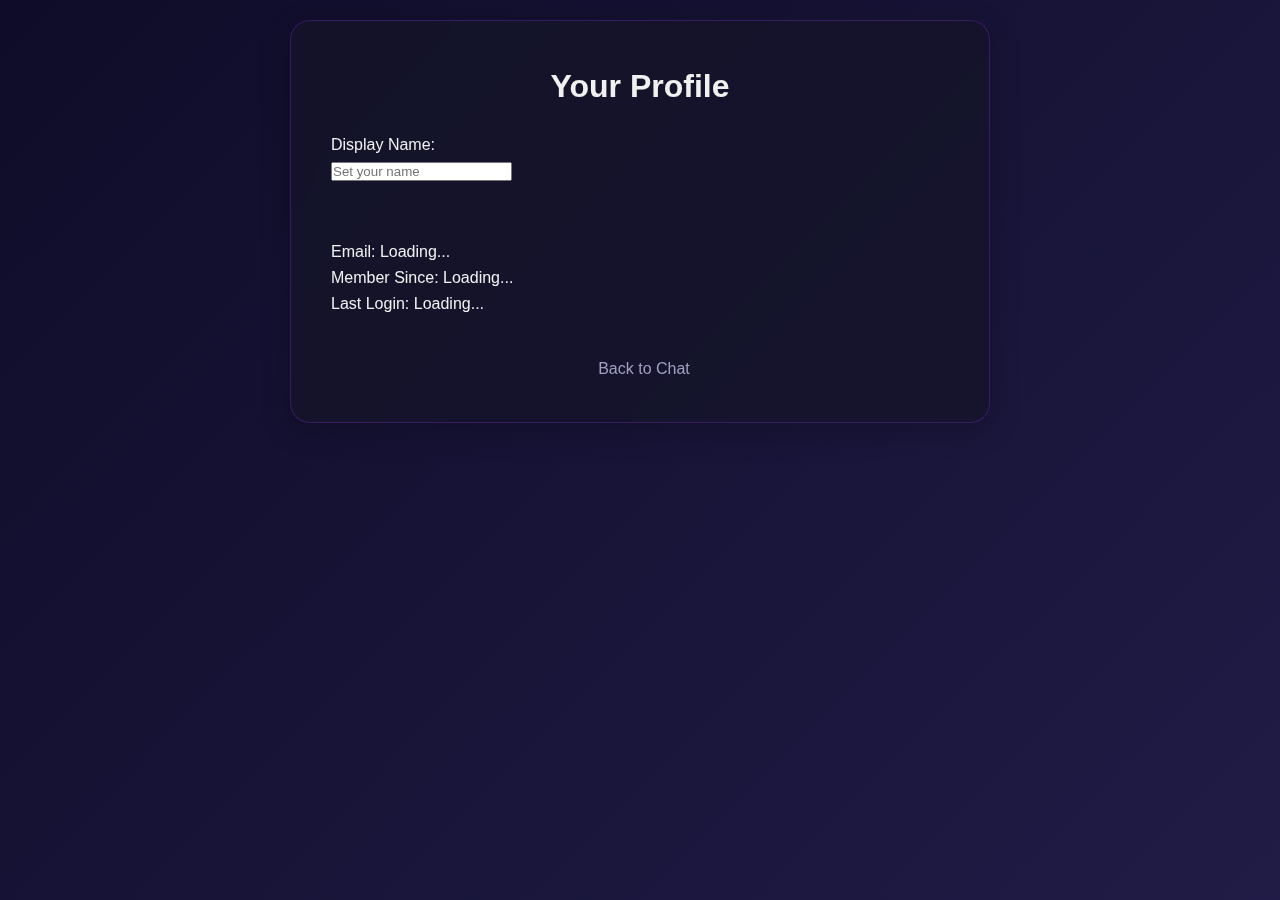
<file: profile.html>
<!DOCTYPE html>
<html lang="en">
<head>
    <meta charset="UTF-8">
    <meta name="viewport" content="width=device-width, initial-scale=1.0">
    <meta name="theme-color" content="#302b63"/>
    <link rel="icon" href="assets/logo.jpg">
    <title>ZAININ AI - Profile</title>
    <link rel="stylesheet" href="style.css">
    <link href="https://fonts.googleapis.com/css2?family=Poppins:wght@300;400;500;600&display=swap" rel="stylesheet">
    <link rel="stylesheet" href="https://cdnjs.cloudflare.com/ajax/libs/font-awesome/6.4.0/css/all.min.css">
    <!-- Global Theme Script - MUST be synchronous -->
    <script src="theme.js"></script>
</head>
<body class="profile-page">

    <div class="static-page-container">
        <h1>Your Profile</h1>

        <div class="profile-section profile-info-section">
            <div class="profile-picture-placeholder" id="profile-pic-placeholder">
                <span id="profile-initial"></span>
            </div>
            <div class="profile-details">
                <div class="profile-detail-item">
                    <label for="display-name-input"><i class="fas fa-signature"></i> Display Name:</label>
                    <div class="detail-value">
                        <input type="text" id="display-name-input" placeholder="Set your name">
                         <button id="save-name-btn" class="icon-button" title="Save Name"><i class="fas fa-save"></i></button>
                    </div>
                     <p id="name-message" class="message-text"></p>
                </div>
                <div class="profile-detail-item">
                    <label><i class="fas fa-envelope"></i> Email:</label>
                    <span id="profile-email" class="detail-value">Loading...</span>
                </div>
                 <div class="profile-detail-item">
                     <label><i class="fas fa-clock"></i> Member Since:</label>
                     <span id="member-since" class="detail-value">Loading...</span>
                 </div>
                 <div class="profile-detail-item">
                     <label><i class="fas fa-history"></i> Last Login:</label>
                     <span id="last-login" class="detail-value">Loading...</span>
                 </div>
            </div>
        </div>
<!---
         <div class="profile-section profile-features">
             <h2>Account Features</h2>
             <ul>
                 <li>Manage Subscription (Coming Soon)</li>
                 <li>View Usage Statistics (Coming Soon)</li>
                 <li>Linked Accounts (Coming Soon)</li>
                  <li>Change Password/Email (Coming Soon - requires Firebase re-authentication)</li>
             </ul>
         </div>-->

        <div class="divider"></div>

        <a href="/index.html" class="settings-link back-link"><i class="fas fa-arrow-left"></i> Back to Chat</a>
    </div>

    <!-- Firebase and Profile Script (type="module" to use imports) -->
     <script type="module" src="firebase-config.js"></script>
     <script type="module" src="profile.js"></script>
</body>
</html>
</file>
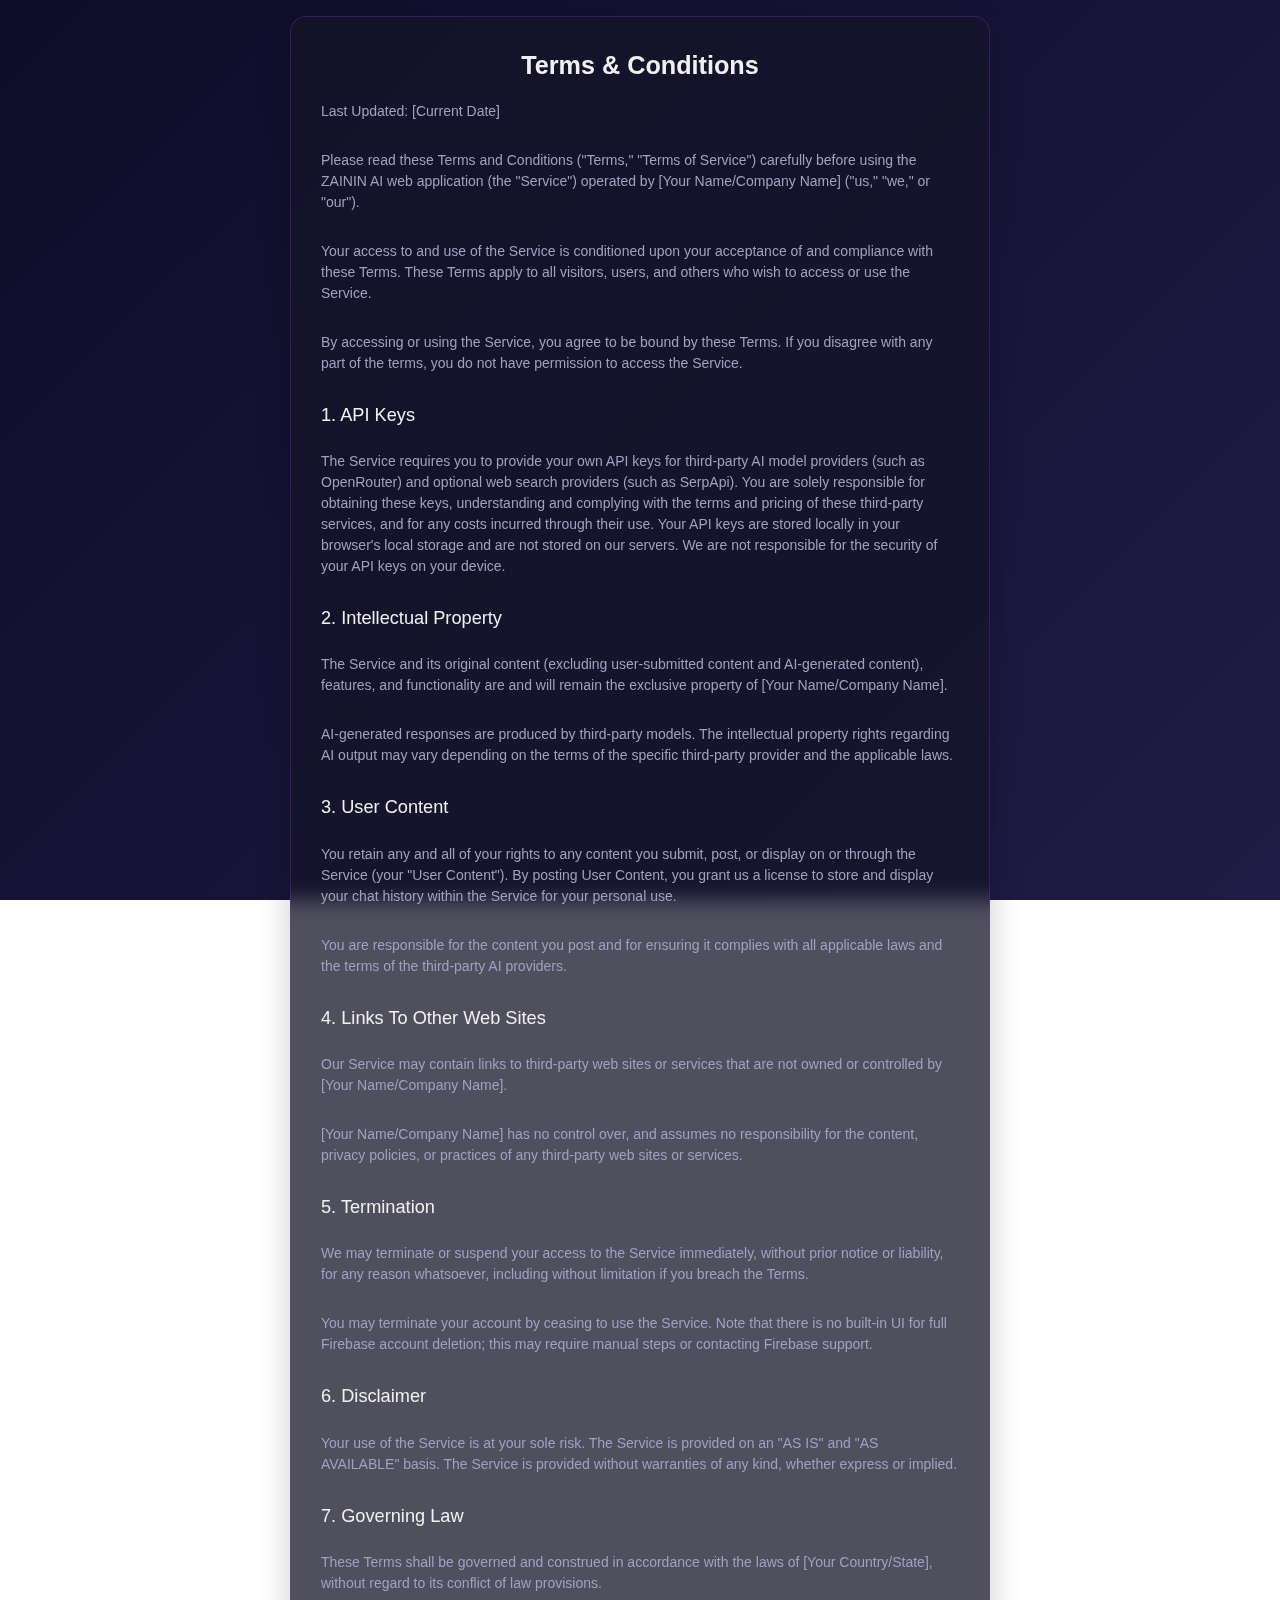
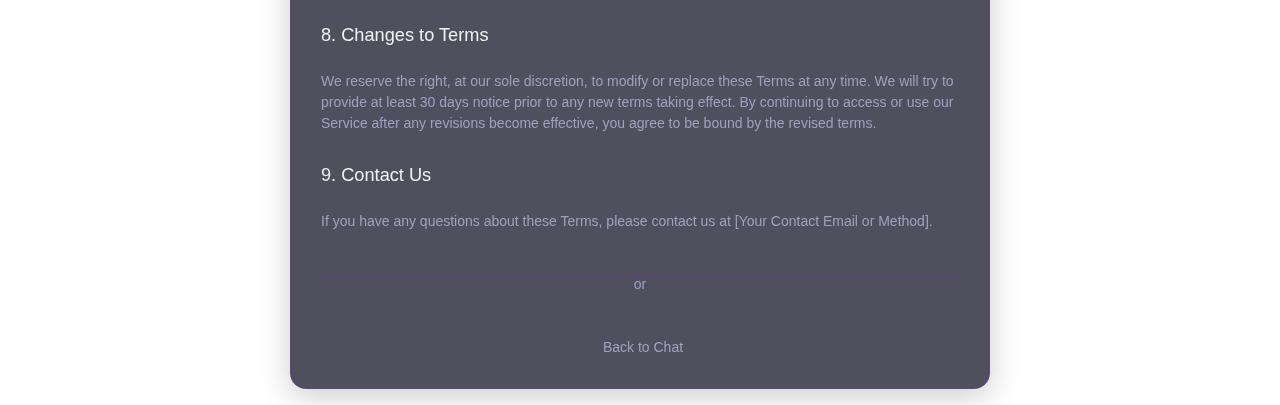
<file: termsConditions.html>
<!DOCTYPE html>
<html lang="en">
<head>
    <meta charset="UTF-8">
    <meta name="viewport" content="width=device-width, initial-scale=1.0">
    <meta name="theme-color" content="#302b63"/>
    <link rel="icon" href="assets/logo.jpg">
    <title>ZAININ AI - Terms & Conditions</title>
    <link rel="stylesheet" href="https://cdnjs.cloudflare.com/ajax/libs/font-awesome/6.4.0/css/all.min.css">
    <link href="https://fonts.googleapis.com/css2?family=Poppins:wght@300;400;500;600&display=swap" rel="stylesheet">

    <!-- Embedded Styles for this page -->
    <style>
        /*
         * ZAININ AI - Embedded Styles for Static Pages (Privacy Policy, Terms)
         * Version: 6.1 - Embedded Edition
         * Description: Contains necessary styles from the main stylesheet for standalone pages.
         */

        /* ==========================================================================
           1. ROOT & THEME VARIABLES (DARK & LIGHT)
           ========================================================================== */

        :root {
          /* -------------------- FONTS & TYPOGRAPHY -------------------- */
          --font-primary: 'Poppins', sans-serif;
          --font-code: 'Fira Code', 'Courier New', Courier, monospace;
          --font-size-base: 14px;
          --line-height-base: 1.5;

          /* -------------------- CORE COLORS (DARK THEME) -------------------- */
          --color-bg-gradient-dark: linear-gradient(135deg, #0f0c29 0%, #302b63 50%, #24243e 100%);
          --color-accent-primary-dark: #8E2DE2;
          --color-accent-secondary-dark: #4A00E0;
          --color-accent-gradient-dark: linear-gradient(to right, var(--color-accent-primary-dark), var(--color-accent-secondary-dark));
          --color-text-primary-dark: #f0f0f0;
          --color-text-secondary-dark: #a0a0c0;
          --color-text-on-accent-dark: #ffffff;
          --bg-sidebar-dark: rgba(20, 20, 40, 0.75); /* Used for container background */
          --bg-chat-area-dark: rgba(30, 30, 50, 0.65); /* Not strictly used here but for consistency */
          --bg-input-field-dark: rgba(40, 40, 60, 0.85); /* Not strictly used here but for consistency */
          --bg-chat-item-hover-dark: rgba(50, 45, 90, 0.5); /* Not strictly used here but for consistency */
          --bg-user-message-dark: var(--color-accent-secondary-dark); /* Not strictly used here but for consistency */
          --bg-ai-message-dark: #4e54c8; /* Not strictly used here but for consistency */
          --bg-code-block-dark: #0c0a1f; /* Not strictly used here but for consistency */
          --border-color-default-dark: rgba(142, 45, 226, 0.3);
          --border-color-focus-dark: var(--color-accent-primary-dark); /* Not strictly used here but for consistency */
          --shadow-color-ambient-dark: rgba(0, 0, 0, 0.2);
          --shadow-default-dark: 0 8px 32px 0 var(--shadow-color-ambient-dark);
          --shadow-interactive-hover-dark: 0 4px 15px 0 rgba(0, 0, 0, 0.25); /* Not strictly used here but for consistency */
          --backdrop-blur-effect-dark: blur(10px);
          --overlay-bg-dark: rgba(0, 0, 0, 0.75); /* Not strictly used here but for consistency */
          --modal-bg-dark: var(--bg-sidebar-dark); /* Not strictly used here but for consistency */
          --profile-pic-bg-dark: var(--bg-input-field-dark); /* Not strictly used here but for consistency */


          /* -------------------- CORE COLORS (LIGHT THEME) -------------------- */
          --color-bg-gradient-light: linear-gradient(135deg, #f5f7fa 0%, #c3cfe2 100%);
          --color-accent-primary-light: #6200ea;
          --color-accent-secondary-light: #3f51b5;
          --color-accent-gradient-light: linear-gradient(to right, var(--color-accent-primary-light), var(--color-accent-secondary-light));
          --color-text-primary-light: #333;
          --color-text-secondary-light: #555;
          --color-text-on-accent-light: #ffffff;
          --bg-sidebar-light: rgba(255, 255, 255, 0.8); /* Used for container background */
          --bg-chat-area-light: rgba(240, 240, 250, 0.7); /* Not strictly used here but for consistency */
          --bg-input-field-light: rgba(255, 255, 255, 0.9); /* Not strictly used here but for consistency */
          --bg-chat-item-hover-light: rgba(200, 220, 240, 0.5); /* Not strictly used here but for consistency */
          --bg-user-message-light: var(--color-accent-primary-light); /* Not strictly used here but for consistency */
          --bg-ai-message-light: rgba(180, 200, 230, 0.7); /* Not strictly used here but for consistency */
          --bg-code-block-light: #eef; /* Not strictly used here but for consistency */
          --border-color-default-light: rgba(0, 0, 0, 0.1);
          --border-color-focus-light: var(--color-accent-primary-light); /* Not strictly used here but for consistency */
          --shadow-color-ambient-light: rgba(0, 0, 0, 0.1);
          --shadow-default-light: 0 4px 15px 0 var(--shadow-color-ambient-light);
          --shadow-interactive-hover-light: 0 2px 10px 0 rgba(0, 0, 0, 0.15); /* Not strictly used here but for consistency */
          --backdrop-blur-effect-light: blur(5px);
          --overlay-bg-light: rgba(0, 0, 0, 0.5); /* Not strictly used here but for consistency */
          --modal-bg-light: var(--bg-sidebar-light); /* Not strictly used here but for consistency */
          --profile-pic-bg-light: #eee; /* Not strictly used here but for consistency */


          /* -------------------- GENERIC/SHARED VARIABLES -------------------- */
          --color-error: #ff6b6b;
          --color-success: #45e0a8;

          --border-radius-small: 4px;
          --border-radius-medium: 6px;
          --border-radius-large: 10px;
          --border-radius-xlarge: 16px;

          --spacing-xs: 3px;
          --spacing-s: 6px;
          --spacing-m: 12px;
          --spacing-l: 16px;
          --spacing-xl: 30px;

          --sidebar-width: 240px; /* Not strictly used here but for consistency */

          --transition-speed-fast: 0.15s;
          --transition-speed-normal: 0.25s;


          /* --- Default (Dark Theme) Mappings --- */
          --color-bg-gradient: var(--color-bg-gradient-dark);
          --color-accent-primary: var(--color-accent-primary-dark);
          --color-accent-secondary: var(--color-accent-secondary-dark);
          --color-accent-gradient: var(--color-accent-gradient-dark);
          --color-text-primary: var(--color-text-primary-dark);
          --color-text-secondary: var(--color-text-secondary-dark);
          --color-text-on-accent: var(--color-text-on-accent-dark);
          --bg-sidebar: var(--bg-sidebar-dark);
          --bg-chat-area: var(--bg-chat-area-dark); /* Not strictly used here but for consistency */
          --bg-input-field: var(--bg-input-field-dark); /* Not strictly used here but for consistency */
          --bg-chat-item-hover: var(--bg-chat-item-hover-dark); /* Not strictly used here but for consistency */
          --bg-user-message: var(--bg-user-message-dark); /* Not strictly used here but for consistency */
          --bg-ai-message: var(--bg-ai-message-dark); /* Not strictly used here but for consistency */
          --bg-code-block: var(--bg-code-block-dark); /* Not strictly used here but for consistency */
          --border-color-default: var(--border-color-default-dark);
          --border-color-focus: var(--border-color-focus-dark); /* Not strictly used here but for consistency */
          --shadow-color-ambient: var(--shadow-color-ambient-dark);
          --shadow-default: var(--shadow-default-dark);
          --shadow-interactive-hover: var(--shadow-interactive-hover-dark); /* Not strictly used here but for consistency */
          --backdrop-blur-effect: var(--backdrop-blur-effect-dark);
          --overlay-bg: var(--overlay-bg-dark); /* Not strictly used here but for consistency */
          --modal-bg: var(--modal-bg-dark); /* Not strictly used here but for consistency */
          --profile-pic-bg: var(--profile-pic-bg-dark); /* Not strictly used here but for consistency */
        }


        /* ==========================================================================
           1.1 LIGHT THEME OVERRIDES
           ========================================================================== */

        body.light-theme {
          --color-bg-gradient: var(--color-bg-gradient-light);
          --color-accent-primary: var(--color-accent-primary-light);
          --color-accent-secondary: var(--color-accent-secondary-light);
          --color-accent-gradient: var(--color-accent-gradient-light);
          --color-text-primary: var(--color-text-primary-light);
          --color-text-secondary: var(--color-text-secondary-light);
          --color-text-on-accent: var(--color-text-on-accent-light);
          --bg-sidebar: var(--bg-sidebar-light);
          --bg-chat-area: var(--bg-chat-area-light); /* Not strictly used here but for consistency */
          --bg-input-field: var(--bg-input-field-light); /* Not strictly used here but for consistency */
          --bg-chat-item-hover: var(--bg-chat-item-hover-light); /* Not strictly used here but for consistency */
          --bg-user-message: var(--bg-user-message-light); /* Not strictly used here but for consistency */
          --bg-ai-message: var(--bg-ai-message-light); /* Not strictly used here but for consistency */
          --bg-code-block: var(--bg-code-block-light); /* Not strictly used here but for consistency */
          --border-color-default: var(--border-color-default-light);
          --border-color-focus: var(--color-accent-primary-light); /* Not strictly used here but for consistency */
          --shadow-color-ambient: var(--shadow-color-ambient-light);
          --shadow-default: var(--shadow-default-light);
          --shadow-interactive-hover: var(--shadow-interactive-hover-light); /* Not strictly used here but for consistency */
          --backdrop-blur-effect: var(--backdrop-blur-effect-light);
          --overlay-bg: var(--overlay-bg-light); /* Not strictly used here but for consistency */
          --modal-bg: var(--modal-bg-light); /* Not strictly used here but for consistency */
          --profile-pic-bg: var(--profile-pic-bg-light); /* Not strictly used here but for consistency */

            /* Specific light theme shadows */
             .static-page-container {
                 box-shadow: var(--shadow-default-light);
             }
        }


        /* ==========================================================================
           2. GLOBAL RESETS & BASE STYLES
           ========================================================================== */

        *, *::before, *::after {
          margin: 0;
          padding: 0;
          box-sizing: border-box;
        }

        html {
          scroll-behavior: smooth;
        }

        body {
          font-family: var(--font-primary);
          font-size: var(--font-size-base);
          line-height: var(--line-height-base);
          color: var(--color-text-primary);
          overflow-y: auto; /* Allow body scroll on static pages */
          height: auto; /* Allow body to be taller than viewport if needed */
          min-height: 100vh; /* Ensure minimum height for background */
          width: 100vw;
          -webkit-font-smoothing: antialiased;
          -moz-osx-font-smoothing: grayscale;
          transition: color var(--transition-speed-normal) ease;
          display: flex; /* Needed for centering .static-page-container */
          justify-content: center;
          align-items: flex-start; /* Align items to top, allowing container to center block-wise */
        }

        body::before {
          content: '';
          position: fixed;
          top: 0;
          left: 0;
          width: 100%;
          height: 100%;
          background: var(--color-bg-gradient);
          background-size: 400% 400%;
          animation: gradient-animation 15s ease infinite;
          z-index: -1;
          transition: background var(--transition-speed-normal) ease;
        }

        body {
            background: none;
        }

        @keyframes gradient-animation {
          0% { background-position: 0% 50%; }
          50% { background-position: 100% 50%; }
          100% { background-position: 0% 50%; }
        }

        /* Utility classes (included for robustness, though likely not needed on static pages) */
        .hidden { display: none !important; }
        .visible { display: flex; }

        /* Basic icon button style (for back link icon) */
        .icon-button {
            background: none;
            border: none;
            color: var(--color-text-secondary);
            font-size: 0.9em;
            cursor: pointer;
            padding: var(--spacing-xs);
            transition: color var(--transition-speed-fast);
            display: inline-flex;
            align-items: center;
            justify-content: center;
            flex-shrink: 0;
        }
        .icon-button:hover { color: var(--color-text-primary); }


        /* ==========================================================================
           3. CUSTOM SCROLLBAR
           ========================================================================== */

        ::-webkit-scrollbar { width: var(--spacing-s); height: var(--spacing-s); }
        ::-webkit-scrollbar-track { background: rgba(0, 0, 0, 0.1); border-radius: var(--border-radius-medium); }
        ::-webkit-scrollbar-thumb {
            background-color: var(--color-accent-primary);
            border-radius: var(--border-radius-medium);
            border: 2px solid transparent;
            background-clip: content-box;
            transition: background-color var(--transition-speed-normal);
        }
        ::-webkit-scrollbar-thumb:hover { background-color: var(--color-accent-secondary); }


        /* ==========================================================================
           4. LAYOUT CONTAINERS
           ========================================================================== */

        /* Class applied to body for static pages */
        /* body.static-page handles centering */


        /* ==========================================================================
           5. STATIC PAGE CONTAINER STYLES
           ========================================================================== */

        .static-page-container {
          background: var(--bg-sidebar);
          padding: var(--spacing-xl);
          border-radius: var(--border-radius-xlarge);
          border: 1px solid var(--border-color-default);
          backdrop-filter: var(--backdrop-blur-effect);
          -webkit-backdrop-filter: var(--backdrop-blur-effect);
          text-align: left; /* Align content left */
          width: 100%;
          max-width: 700px; /* Wider for content pages */
          box-shadow: var(--shadow-default);
          flex-shrink: 0;
          display: flex; /* Use flex for internal layout */
          flex-direction: column; /* Stack children vertically */
          gap: var(--spacing-l); /* Space between major sections (h1, paragraphs, list, divider, link) */
          transition: background var(--transition-speed-normal), border-color var(--transition-speed-normal), box-shadow var(--transition-speed-normal), backdrop-filter var(--transition-speed-normal);
          margin: var(--spacing-l) auto; /* Center block and add vertical margin */
        }

        .static-page-container h1 {
            text-align: center;
            margin-bottom: 0; /* Gap handled by parent flexbox */
            font-weight: 600;
            font-size: 1.8em;
             color: var(--color-text-primary);
             transition: color var(--transition-speed-normal);
        }

        .static-page-container h2 {
            margin-top: 0; /* Gap handled by parent flexbox */
            margin-bottom: var(--spacing-s);
            font-weight: 500;
            font-size: 1.3em;
             color: var(--color-text-primary);
             transition: color var(--transition-speed-normal);
        }

        .static-page-container p,
        .static-page-container ul {
            color: var(--color-text-secondary);
            margin-bottom: var(--spacing-m);
            transition: color var(--transition-speed-normal);
        }
        .static-page-container *:last-child {
             margin-bottom: 0; /* Remove bottom margin on last element within container */
        }


        .static-page-container ul {
            padding-left: var(--spacing-l);
        }

        .static-page-container li {
            margin-bottom: var(--spacing-xs);
            color: var(--color-text-secondary);
            transition: color var(--transition-speed-normal);
        }

        /* Shared divider style */
        .divider {
          margin: var(--spacing-l) 0;
          color: var(--color-text-secondary);
          text-align: center;
          transition: color var(--transition-speed-normal);
          border-top: 1px solid var(--border-color-default);
          padding-top: var(--spacing-l);
          line-height: 0;
        }
        .divider::before {
            content: 'or';
            display: inline-block;
            background: var(--bg-sidebar);
            padding: 0 var(--spacing-s);
            position: relative;
            top: -0.7em;
            color: var(--color-text-secondary);
            transition: background var(--transition-speed-normal), color var(--transition-speed-normal);
        }


        /* Back to chat link style */
        .static-page-container .settings-link.back-link {
            display: inline-flex;
            margin-top: var(--spacing-m);
            text-align: center;
            justify-content: center;
            width: 100%;
            color: var(--color-text-secondary);
            text-decoration: none;
            font-size: var(--font-size-base);
            transition: color var(--transition-speed-fast);
        }
        .static-page-container .settings-link.back-link:hover {
            color: var(--color-text-primary);
        }
        .static-page-container .settings-link.back-link i {
             flex-shrink: 0;
             font-size: 1em;
             margin-right: var(--spacing-s);
        }

        /* ==========================================================================
           8. RESPONSIVE DESIGN & MEDIA QUERIES
           ========================================================================== */

        @media (max-width: 768px) {
          /* body.static-page handled by main body rule on mobile */
          .static-page-container {
              padding: var(--spacing-l);
              max-width: 95%;
               gap: var(--spacing-m);
               margin: var(--spacing-m) auto;
          }
          .static-page-container h1 {
              font-size: 1.5em;
          }
           .static-page-container h2 {
               font-size: 1.2em;
           }
           .static-page-container p, .static-page-container ul, .static-page-container li {
                font-size: 0.9em;
           }
            .static-page-container ul {
                 padding-left: var(--spacing-m);
            }
             .divider {
                 margin: var(--spacing-m) 0;
                 padding-top: var(--spacing-m);
             }
              .divider::before {
                  top: -0.8em;
              }

            .static-page-container .settings-link.back-link {
                 margin-top: var(--spacing-m);
             }

        }
    </style>

    <!-- Global Theme Script - MUST be synchronous -->
    <!-- This script applies the light-theme class if needed -->
    <script src="theme.js"></script>
</head>
<body class="static-page">

    <div class="static-page-container">
        <h1>Terms & Conditions</h1>
        <p>Last Updated: [Current Date]</p>

        <p>Please read these Terms and Conditions ("Terms," "Terms of Service") carefully before using the ZAININ AI web application (the "Service") operated by [Your Name/Company Name] ("us," "we," or "our").</p>

        <p>Your access to and use of the Service is conditioned upon your acceptance of and compliance with these Terms. These Terms apply to all visitors, users, and others who wish to access or use the Service.</p>

        <p>By accessing or using the Service, you agree to be bound by these Terms. If you disagree with any part of the terms, you do not have permission to access the Service.</p>

        <h2>1. API Keys</h2>
        <p>The Service requires you to provide your own API keys for third-party AI model providers (such as OpenRouter) and optional web search providers (such as SerpApi). You are solely responsible for obtaining these keys, understanding and complying with the terms and pricing of these third-party services, and for any costs incurred through their use. Your API keys are stored locally in your browser's local storage and are not stored on our servers. We are not responsible for the security of your API keys on your device.</p>

        <h2>2. Intellectual Property</h2>
        <p>The Service and its original content (excluding user-submitted content and AI-generated content), features, and functionality are and will remain the exclusive property of [Your Name/Company Name].</p>
        <p>AI-generated responses are produced by third-party models. The intellectual property rights regarding AI output may vary depending on the terms of the specific third-party provider and the applicable laws.</p>

        <h2>3. User Content</h2>
        <p>You retain any and all of your rights to any content you submit, post, or display on or through the Service (your "User Content"). By posting User Content, you grant us a license to store and display your chat history within the Service for your personal use.</p>
        <p>You are responsible for the content you post and for ensuring it complies with all applicable laws and the terms of the third-party AI providers.</p>

        <h2>4. Links To Other Web Sites</h2>
        <p>Our Service may contain links to third-party web sites or services that are not owned or controlled by [Your Name/Company Name].</p>
        <p>[Your Name/Company Name] has no control over, and assumes no responsibility for the content, privacy policies, or practices of any third-party web sites or services.</p>

        <h2>5. Termination</h2>
        <p>We may terminate or suspend your access to the Service immediately, without prior notice or liability, for any reason whatsoever, including without limitation if you breach the Terms.</p>
        <p>You may terminate your account by ceasing to use the Service. Note that there is no built-in UI for full Firebase account deletion; this may require manual steps or contacting Firebase support.</p>

        <h2>6. Disclaimer</h2>
        <p>Your use of the Service is at your sole risk. The Service is provided on an "AS IS" and "AS AVAILABLE" basis. The Service is provided without warranties of any kind, whether express or implied.</p>

        <h2>7. Governing Law</h2>
        <p>These Terms shall be governed and construed in accordance with the laws of [Your Country/State], without regard to its conflict of law provisions.</p>

        <h2>8. Changes to Terms</h2>
        <p>We reserve the right, at our sole discretion, to modify or replace these Terms at any time. We will try to provide at least 30 days notice prior to any new terms taking effect. By continuing to access or use our Service after any revisions become effective, you agree to be bound by the revised terms.</p>

        <h2>9. Contact Us</h2>
        <p>If you have any questions about these Terms, please contact us at [Your Contact Email or Method].</p>

        <div class="divider"></div>
         <a href="/index.html" class="settings-link back-link"><i class="fas fa-arrow-left"></i> Back to Chat</a>
    </div>
    <script>
        if ('serviceWorker' in navigator) {
            window.addEventListener('load', () => {
                navigator.serviceWorker.register('/sw.js')
                    .then(registration => {
                        console.log('Service Worker registered successfully:', registration);
                    })
                    .catch(error => {
                        console.log('Service Worker registration failed:', error);
                    });
            });
        }
    </script>
</body>
</html>
</file>
<file: css/style.css>
/* --- Variables --- */
:root {
    /* Dark Theme (Default) */
    --primary-color: #0d1137; /* Background */
    --secondary-color: #1a1f40; /* Surfaces, sidebar */
    --accent-color-start: #4a90e2; /* Blue gradient start */
    --accent-color-end: #a05fff;   /* Purple gradient end */
    --text-color: #ffffff; /* Main text */
    --muted-text-color: #cccccc; /* Secondary text, icons */
    --border-color: #3a4060; /* Borders, dividers */
    --input-bg: #1a1f40; /* Input fields */
    --chat-user-bg: #3a4060; /* User message bubble */
    --chat-bot-bg: linear-gradient(to right, var(--accent-color-start), var(--accent-color-end)); /* Bot message bubble */
    --button-bg: linear-gradient(to right, var(--accent-color-start), var(--accent-color-end)); /* Primary button */
    --button-color: var(--text-color); /* Primary button text */
    --link-color: var(--accent-color-start); /* Links */

    --success-color: #4CAF50; /* Success messages/indicators */
    --error-color: #f44336; /* Error messages/indicators */
    --warning-color: #ff9800; /* Warning messages */

    --scrollbar-thumb: #3a4060; /* Scrollbar thumb */
    --scrollbar-track: #1a1f40; /* Scrollbar track */

    /* Define RGBA for gradients/transparency if needed */
    --accent-color-start-rgb: 74, 144, 226; /* For rgba backgrounds */
}

/* --- Light Theme Overrides --- */
body[data-theme="light"] {
    --primary-color: #f0f2f5; /* Lighter background */
    --secondary-color: #ffffff; /* White surfaces, sidebar */
    /* Keep accent colors for buttons/gradients */
    --text-color: #333333; /* Darker text */
    --muted-text-color: #666666; /* Lighter secondary text */
    --border-color: #dddddd; /* Lighter borders */
    --input-bg: #eeeeee; /* Lighter input fields */
    --chat-user-bg: #e2e6ea; /* Light grey user bubble */
    --chat-bot-bg: #007bff; /* Solid blue bot bubble */
    --button-bg: #007bff; /* Solid blue button */
    --button-color: #ffffff; /* White button text */
    --link-color: #007bff; /* Blue links */

    --scrollbar-thumb: #aaaaaa; /* Lighter scrollbar thumb */
    --scrollbar-track: #eeeeee; /* Lighter scrollbar track */

     /* No need for RGBA if using solid colors for light theme surfaces */
}

/* --- Global Styles --- */
* {
    box-sizing: border-box;
}

body {
    font-family: 'Poppins', sans-serif;
    margin: 0;
    padding: 0;
    background-color: var(--primary-color);
    color: var(--text-color);
    line-height: 1.6;
    transition: background-color 0.3s ease, color 0.3s ease;
    overflow-y: auto;
    min-height: 100vh; /* Ensure body takes at least full viewport height */
}

h1, h2, h3 {
    color: var(--text-color);
    margin-top: 0;
    font-weight: 600;
}

a {
    color: var(--link-color);
    text-decoration: none;
    transition: color 0.3s ease;
}

a:hover {
    text-decoration: underline;
    color: var(--accent-color-end); /* Or link-color for light theme */
     body[data-theme="light"] &:hover { /* Specific hover for light theme links */
         color: #0056b3;
     }
}

button {
    background: var(--button-bg);
    color: var(--button-color);
    border: none;
    padding: 12px 20px;
    border-radius: 8px;
    cursor: pointer;
    font-size: 1em;
    transition: opacity 0.3s ease, background 0.3s ease;
    display: inline-flex;
    align-items: center;
    justify-content: center;
    gap: 8px;
    font-weight: 500;
}

button:hover {
    opacity: 0.9;
     body[data-theme="light"] &:hover { /* Slightly different hover for light theme */
         background-color: #0056b3;
         opacity: 1;
     }
}

button:disabled {
    opacity: 0.5;
    cursor: not-allowed;
}

.icon-button {
    background: none;
    border: none;
    color: var(--muted-text-color);
    padding: 5px;
    font-size: 1.2em;
    cursor: pointer;
    transition: color 0.3s ease;
}

.icon-button:hover {
    color: var(--text-color);
}

input[type="text"],
input[type="email"],
input[type="password"],
textarea {
    background-color: var(--input-bg);
    color: var(--text-color);
    border: 1px solid var(--border-color);
    padding: 12px;
    border-radius: 8px;
    font-size: 1em;
    width: 100%;
    box-sizing: border-box;
    transition: border-color 0.3s ease, background-color 0.3s ease;
    font-family: 'Poppins', sans-serif; /* Ensure font is applied */
}

input:focus, textarea:focus {
    outline: none;
    border-color: var(--accent-color-start);
     body[data-theme="light"] & { /* Specific focus for light theme */
         border-color: #007bff;
     }
}

.form-group {
    margin-bottom: 20px;
}

.form-group label {
    display: block;
    margin-bottom: 8px;
    font-weight: 500;
    color: var(--text-color);
}

.help-text {
    font-size: 0.9em;
    color: var(--muted-text-color);
    margin-top: 5px;
}

.message-text {
    margin-top: 15px;
    text-align: center;
    font-size: 0.9em;
}

.error-message {
    color: var(--error-color);
}

.success-message {
    color: var(--success-color);
}

.warning-message {
     color: var(--warning-color);
}

.divider {
    text-align: center;
    margin: 20px 0;
    color: var(--muted-text-color);
    position: relative;
    font-size: 0.9em;
}

.divider::before,
.divider::after {
    content: '';
    position: absolute;
    top: 50%;
    width: 40%;
    height: 1px;
    background-color: var(--border-color);
}

.divider::before {
    left: 0;
}

.divider::after {
    right: 0;
}

/* Utility Classes */
.hidden { display: none !important; }
.visible { display: flex !important; /* Use flex for centering */ }
.muted-text { color: var(--muted-text-color); }


/* Scrollbar Styling */
::-webkit-scrollbar {
    width: 8px;
}

::-webkit-scrollbar-track {
    background: var(--scrollbar-track);
}

::-webkit-scrollbar-thumb {
    background: var(--scrollbar-thumb);
    border-radius: 4px;
}

::-webkit-scrollbar-thumb:hover {
    background: var(--border-color);
}

/* Firefox scrollbar (basic) */
* {
    scrollbar-width: thin;
    scrollbar-color: var(--scrollbar-thumb) var(--scrollbar-track);
}


/* --- Authentication Page --- */
#auth-container {
    align-items: center;
    justify-content: center;
    min-height: 100vh; /* Ensure it covers full height when visible */
    padding: 20px;
    box-sizing: border-box;
}

.auth-box {
    background-color: var(--secondary-color);
    padding: 40px;
    border-radius: 12px;
    width: 100%;
    max-width: 400px;
    text-align: center;
    box-shadow: 0 8px 16px rgba(0, 0, 0, 0.3);
     body[data-theme="light"] & { /* Light theme styles */
         box-shadow: 0 4px 8px rgba(0, 0, 0, 0.1);
     }
}

.auth-box h1 {
    margin-bottom: 10px;
    font-size: 1.8em;
}
.auth-box p {
    margin-bottom: 30px;
    color: var(--muted-text-color);
    font-size: 1em; /* Ensure consistent font size */
}

#auth-forms input {
    margin-bottom: 15px;
}

#auth-forms button {
    width: 100%;
    margin-bottom: 10px;
}

#google-signin-btn {
    background-color: #4285f4;
    color: white;
    padding: 12px 20px;
    border-radius: 8px;
    width: 100%;
    display: flex;
    align-items: center;
    justify-content: center;
    gap: 10px;
     body[data-theme="light"] & { /* Ensure color consistency in light theme */
         background-color: #4285f4;
         color: white;
     }
}
#google-signin-btn:hover {
     background-color: #357ae8;
     opacity: 1;
}
#google-signin-btn i {
    font-size: 1.2em;
}


/* --- Main App Layout (index.html) --- */
#main-app {
    display: flex;
    min-height: 100vh;
    width: 100%; /* Ensure it takes full width */
    transition: margin-left 0.3s ease; /* For sidebar toggle */
}

#sidebar {
    width: 280px;
    background-color: var(--secondary-color);
    color: var(--text-color);
    padding: 20px;
    box-sizing: border-box;
    position: fixed; /* Fixed position for overlay effect */
    top: 0;
    left: 0;
    height: 100%;
    display: flex;
    flex-direction: column;
    transform: translateX(-280px); /* Hidden by default */
    transition: transform 0.3s ease;
    z-index: 1000; /* Above main content */
    box-shadow: 4px 0 8px rgba(0, 0, 0, 0.2);
     body[data-theme="light"] & { /* Light theme styles */
         box-shadow: 2px 0 4px rgba(0, 0, 0, 0.1);
     }
}

#sidebar.active {
    transform: translateX(0); /* Slide in */
}

.sidebar-header {
    display: flex;
    justify-content: space-between;
    align-items: center;
    margin-bottom: 20px;
}

.sidebar-header h2 {
    margin: 0;
    font-size: 1.4em;
    font-weight: 600;
}

#sidebar-close-btn {
    background: none;
    border: none;
    color: var(--muted-text-color);
    font-size: 1.5em;
    cursor: pointer;
    padding: 5px;
}
#sidebar-close-btn:hover {
    color: var(--text-color);
}

#new-chat-btn {
    width: 100%;
    margin-bottom: 20px;
}

.chat-history {
    flex-grow: 1;
    overflow-y: auto; /* Enable scrolling */
    padding-right: 5px; /* Space for scrollbar */
}
.chat-history h3 {
    margin-bottom: 10px;
    font-size: 1.1em;
    font-weight: 500;
    color: var(--text-color);
}

#chat-history-list {
    list-style: none;
    padding: 0;
    margin: 0;
}

/* Style for each chat history item */
#chat-history-list li {
    margin-bottom: 10px;
    display: flex; /* Use flex to align link and actions */
    align-items: center;
    position: relative; /* Needed for positioning actions */
    border-radius: 6px; /* Match link border-radius */
     /* Background for the list item itself on hover */
     transition: background-color 0.3s ease;
     &:hover {
          background-color: rgba(var(--accent-color-start-rgb, 74, 144, 226), 0.1); /* Subtle background on hover */
     }

     /* Hide actions by default */
     .chat-history-item-actions {
         display: none;
     }

     /* Show actions on hover over the list item */
     &:hover .chat-history-item-actions {
         display: flex; /* Show icons */
     }
}


#chat-history-list li a { /* ... existing link styles ... */
    display: block;
    padding: 10px;
    color: var(--muted-text-color);
    border-radius: 6px;
    transition: color 0.3s ease; /* Only transition color */
    flex-grow: 1; /* Allow link to take available space */
    overflow: hidden;
    text-overflow: ellipsis;
    white-space: nowrap;
    font-size: 0.95em;
     i { margin-right: 8px; color: var(--muted-text-color); transition: color 0.3s ease; }
}

/* Active chat link */
#chat-history-list li a.active {
    color: var(--text-color);
     background-color: rgba(var(--accent-color-start-rgb, 74, 144, 226), 0.2); /* Highlight background */
    font-weight: 500;
}
#chat-history-list li a.active i {
     color: var(--text-color);
}


.chat-history-item-actions {
    margin-left: 5px;
    background-color: var(--border-color); /* Background for action icons */
    border-radius: 4px;
    gap: 2px; /* Small gap between buttons */
}
.chat-history-item-actions .icon-button {
    padding: 5px; /* Smaller padding for sidebar icons */
    font-size: 0.9em;
    color: var(--text-color);
}
.chat-history-item-actions .icon-button:hover {
    color: var(--accent-color-start);
}
.chat-history-item-actions .icon-button.delete-chat-btn:hover {
     color: var(--error-color);
}


.sidebar-footer {
    padding-top: 20px;
    border-top: 1px solid var(--border-color);
}

.sidebar-footer .settings,
.sidebar-footer .other-links {
    margin-bottom: 20px;
}

.sidebar-footer .setting-item {
    display: flex;
    justify-content: space-between;
    align-items: center;
    margin-bottom: 15px;
    font-size: 0.95em;
}
.sidebar-footer .setting-item i {
     margin-right: 8px;
     color: var(--muted-text-color);
}
.sidebar-footer .setting-item label {
    display: flex;
    align-items: center;
    color: var(--muted-text-color);
}
.sidebar-footer .settings-link {
    display: flex;
    align-items: center;
    padding: 8px 0;
    color: var(--muted-text-color);
     transition: color 0.3s ease;
}
.sidebar-footer .settings-link i {
     margin-right: 8px;
      color: var(--muted-text-color);
     transition: color 0.3s ease;
}
.sidebar-footer .settings-link:hover {
    color: var(--text-color);
    text-decoration: none;
}
.sidebar-footer .settings-link:hover i {
    color: var(--text-color);
}

/* Custom Switch for Toggle Settings */
.switch {
  position: relative;
  display: inline-block;
  width: 40px;
  height: 20px;
}

.switch input {
  opacity: 0;
  width: 0;
  height: 0;
}

.slider {
  position: absolute;
  cursor: pointer;
  top: 0;
  left: 0;
  right: 0;
  bottom: 0;
  background-color: var(--border-color);
  transition: .4s;
}

.slider:before {
  position: absolute;
  content: "";
  height: 14px;
  width: 14px;
  left: 3px;
  bottom: 3px;
  background-color: var(--text-color);
  transition: .4s;
}

input:checked + .slider {
  background-color: var(--accent-color-start);
}

input:focus + .slider {
  box-shadow: 0 0 1px var(--accent-color-start);
}

input:checked + .slider:before {
  transform: translateX(20px);
}

/* Rounded sliders */
.slider.round {
  border-radius: 20px;
}

.slider.round:before {
  border-radius: 50%;
}


.user-profile {
    display: flex;
    justify-content: space-between;
    align-items: center;
    font-size: 0.9em;
    color: var(--muted-text-color);
    border-top: 1px solid var(--border-color);
    padding-top: 15px;
}

#user-email {
    overflow: hidden;
    text-overflow: ellipsis;
    white-space: nowrap;
    flex-grow: 1;
    margin-right: 10px;
}

#logout-btn {
    background: none;
    border: none;
    color: var(--muted-text-color);
    font-size: 1.2em;
    cursor: pointer;
    padding: 5px;
}
#logout-btn:hover {
    color: var(--error-color);
}


/* Chat Area */
#chat-container {
    flex-grow: 1;
    display: flex;
    flex-direction: column;
    /* Initial state - margin is adjusted by script based on sidebar active state */
    margin-left: 0;
    transition: margin-left 0.3s ease;
    width: 100%; /* Take full width when sidebar is closed */
}

#main-app.sidebar-active #chat-container {
    /* Adjust margin and width when sidebar is active */
    margin-left: 280px;
    width: calc(100% - 280px);
}

#chat-header {
    display: flex;
    align-items: center;
    padding: 15px 20px;
    background-color: var(--secondary-color);
    border-bottom: 1px solid var(--border-color);
    position: sticky;
    top: 0;
    z-index: 999; /* Above chat messages */
     body[data-theme="light"] & { /* Light theme styles */
         box-shadow: 0 1px 2px rgba(0, 0, 0, 0.05);
     }
}

#sidebar-toggle-btn {
    background: none;
    border: none;
    color: var(--text-color);
    font-size: 1.5em;
    cursor: pointer;
    padding: 5px;
    margin-right: 15px;
}

#chat-header h1 {
    margin: 0;
    font-size: 1.3em;
    flex-grow: 1; /* Allow title to take space */
    overflow: hidden;
    text-overflow: ellipsis;
    white-space: nowrap;
    font-weight: 600;
}

#chat-messages {
    flex-grow: 1;
    padding: 20px;
    overflow-y: auto; /* Enable scrolling */
    display: flex;
    flex-direction: column;
    gap: 20px; /* Space between messages */
    /* min-height adjusted in JS to fit header/footer */
    position: relative; /* Needed for absolute positioning of message actions */
     /* Ensure padding for actions at the bottom */
     padding-bottom: 40px;
}

/* Individual Message */
.chat-message {
    display: flex;
    align-items: flex-start;
    max-width: 95%; /* Increased max-width slightly */
    position: relative; /* Needed for absolute positioning of actions */
}

/* Avatars */
.chat-message .avatar {
     width: 35px; /* Slightly larger avatar */
     height: 35px;
     border-radius: 50%;
     margin-right: 12px; /* Space between avatar and bubble (bot) */
     margin-left: 12px; /* Space between avatar and bubble (user) */
     flex-shrink: 0; /* Don't shrink avatar */
     background-color: var(--border-color); /* Default/fallback background */
     display: flex;
     align-items: center;
     justify-content: center;
     font-size: 1.3em; /* Icon size */
     color: var(--text-color-dark); /* Icon color */
     overflow: hidden; /* Hide overflowing image */
     align-self: flex-end; /* Align avatar to the bottom of the bubble group */
     /* Added background gradient for the avatar border/ring */
     background: linear-gradient(45deg, var(--accent-color-start), var(--accent-color-end));
     padding: 2px; /* Create a ring effect */
     img {
          width: 100%;
          height: 100%;
          border-radius: 50%; /* Keep image round */
          object-fit: cover; /* Ensure image covers the area */
          /* Inner background to hide gradient in center */
          background-color: var(--primary-color);
     }
      i { /* Style for the default icon */
          font-size: 1.3em;
          color: var(--text-color-dark);
          background-color: var(--primary-color); /* Match inner background */
          border-radius: 50%;
          width: 100%;
          height: 100%;
          display: flex;
          align-items: center;
          justify-content: center;
      }
      body[data-theme="light"] & { /* Light theme avatar */
         background: var(--border-color); /* Solid border */
          i { background-color: var(--secondary-color); }
          img { background-color: var(--secondary-color); }
      }
}


/* Message Content Bubble */
.chat-message .message-content {
    padding: 12px 15px;
    border-radius: 18px;
    word-wrap: break-word;
    flex-grow: 1; /* Allow content to grow */
    min-width: 0; /* Allow content to shrink below its intrinsic size */
    font-size: 1em;
    line-height: 1.6;
    overflow: hidden; /* Prevent content overflow */
    p { margin-top: 0; margin-bottom: 1em; &:last-child { margin-bottom: 0; } } /* Basic paragraph spacing */
    pre { /* Code block styling */
        background-color: rgba(0, 0, 0, 0.3);
        padding: 10px;
        border-radius: 8px;
        overflow-x: auto; /* Horizontal scroll for code */
        font-size: 0.9em;
         code { font-family: Consolas, Monaco, 'Andale Mono', 'Ubuntu Mono', monospace; padding: 0; background: none; }
    }
    strong { color: var(--text-color-light); } /* Highlight strong text */

    body[data-theme="light"] & { /* Light theme styles */
        pre { background-color: #e9ecef; color: #495057; } /* Light code block */
        strong { color: var(--text-color); }
    }
}

/* User message specific styles */
.chat-message.user {
    flex-direction: row; /* User avatar on the right */
    margin-left: auto; /* Push bubble and avatar to the right */
    
     .avatar { margin-right: 0; margin-left: 12px; } /* Adjust avatar margin */
     .message-content {
        background-color: var(--chat-user-bg);
        color: var(--text-color);
        border-bottom-right-radius: 4px; /* Flatten corner near avatar */
     }
     body[data-theme="light"] & .message-content {
         background-color: var(--chat-user-bg); /* Use light theme variable */
         color: var(--text-color);
     }
}

/* Bot message specific styles */
.chat-message.bot {
    flex-direction: row; /* Bot avatar on the left */
    margin-right: auto; /* Push bubble and avatar to the left */
     .avatar { margin-right: 12px; margin-left: 0; } /* Adjust avatar margin */
     .message-content {
        background: var(--chat-bot-bg);
        color: var(--text-color);
        border-bottom-left-radius: 4px; /* Flatten corner near avatar */
     }
     body[data-theme="light"] & .message-content {
         background: var(--chat-bot-bg); /* Use light theme variable (solid color) */
         color: var(--button-color); /* Use button color for text on solid background */
     }
}

/* Message Actions (Copy, Rerun, etc.) */
.message-actions {
    display: flex;
    align-items: center;
    gap: 5px;
    position: absolute;
     /* Positioning will depend on sender - adjusted by JS/class */
    bottom: -20px; /* Position below the bubble */
    background-color: var(--secondary-color); /* Background for actions */
    padding: 3px 8px;
    border-radius: 12px;
    box-shadow: 0 2px 5px rgba(0, 0, 0, 0.2);
    opacity: 0; /* Start hidden */
    transition: opacity 0.2s ease;
    pointer-events: none; /* Don't block clicks on bubble initially */
    z-index: 1; /* Above message bubble */
     body[data-theme="light"] & { /* Light theme styles */
         background-color: var(--surface-color);
         box-shadow: 0 1px 3px rgba(0, 0, 0, 0.1);
     }
}

/* Show actions on hover over the message element */
.chat-message:hover .message-actions {
    opacity: 1;
    pointer-events: auto; /* Enable clicks when visible */
}
/* Also show on focus within the message content (for accessibility, e.g., tabbing inside code blocks) */
.chat-message:focus-within .message-actions {
     opacity: 1;
     pointer-events: auto;
}


/* Position actions based on sender */
.chat-message.user .message-actions {
    /* Position to the left of user bubble */
    left: 10px;
}

.chat-message.bot .message-actions {
    /* Position to the right of bot bubble */
    right: 10px;
}

.message-actions .icon-button {
    padding: 4px;
    font-size: 0.9em;
    color: var(--muted-text-color);
}
.message-actions .icon-button:hover {
    color: var(--text-color);
}
.message-actions .icon-button.like-btn.liked {
     color: var(--success-color); /* Color when liked */
}
.message-actions .icon-button.dislike-btn.disliked {
     color: var(--error-color); /* Color when disliked */
}


/* Typing Indicator */
.chat-message.bot.typing {
    /* Remove avatar and actions from typing state if they appear */
    .avatar, .message-actions { display: none; } /* Hide default avatar and actions */

    /* Restyle the bubble for the typing indicator */
    .message-content {
        /* Keep padding/border-radius from bot message */
         background: var(--chat-bot-bg); /* Use bot bubble background */
         animation: none; /* Remove pulsation if any */
         display: flex; /* Use flex to center the GIF */
         align-items: center;
         justify-content: center;
         padding: 8px 15px; /* Slightly less vertical padding maybe */
         width: 80px; /* Fixed width for typing indicator */
         height: 60px; /* Fixed height */
         overflow: hidden; /* Hide potential overflow */
         box-sizing: border-box; /* Include padding in size */
          /* Use a subtle background color or animation if not using GIF */
          /* background-color: rgba(var(--accent-color-start-rgb, 74, 144, 226), 0.5); */
     }
     .message-content img {
        height: 100%; /* Make GIF fill the content box height */
        width: auto; /* Maintain aspect ratio */
        /* Optional: Add a subtle animation to the container if no GIF */
        /* @keyframes typing-dots { ... } */
     }
}

/* Message Edit Area (for user messages) */
.message-edit-area {
     display: flex;
     flex-direction: column;
     width: 100%;
     gap: 10px; /* Space between textarea and buttons */
     textarea {
         width: 100%;
         box-sizing: border-box;
         min-height: 50px;
         resize: vertical;
     }
     button {
         width: auto; /* Buttons size based on content */
         padding: 8px 15px;
         font-size: 0.9em;
     }
      /* Align buttons to the right */
     align-items: flex-end;

      /* Style for the cancel button */
     button:last-child {
         background: none;
         border: 1px solid var(--border-color);
         color: var(--text-color);
         box-shadow: none;
         &:hover {
             background-color: var(--border-color);
             opacity: 1;
         }
          body[data-theme="light"] & { /* Light theme cancel button */
             border-color: var(--muted-text-color);
             color: var(--muted-text-color);
              &:hover { background-color: var(--border-color); }
         }
     }
}


#chat-input-area {
    padding: 15px 20px;
    background-color: var(--secondary-color);
    border-top: 1px solid var(--border-color);
    display: flex;
    align-items: center;
    position: sticky; /* Keep input visible when scrolling messages */
    bottom: 0;
    z-index: 999; /* Above chat messages */
     body[data-theme="light"] & { /* Light theme styles */
         box-shadow: 0 -1px 2px rgba(0, 0, 0, 0.05);
     }
}

.input-wrapper {
    flex-grow: 1;
    display: flex;
    align-items: center;
    background-color: var(--input-bg);
    border: 1px solid var(--border-color);
    border-radius: 8px;
    padding-right: 8px; /* Space for send button */
     body[data-theme="light"] & { /* Light theme styles */
         background-color: var(--input-bg);
         border-color: var(--border-color);
     }
}

#message-input {
    flex-grow: 1;
    border: none; /* Remove input border */
    outline: none;
    padding: 12px;
    font-size: 1em;
    background: none; /* Make background transparent */
    resize: none; /* Disable manual resize */
    max-height: 150px; /* Limit input height */
    overflow-y: auto; /* Allow scrolling if text exceeds height */
    font-family: 'Poppins', sans-serif; /* Ensure font is applied */
    color: var(--text-color); /* Ensure text color matches theme */
}

#send-btn {
    background: none;
    border: none;
    color: var(--muted-text-color);
    font-size: 1.5em;
    cursor: pointer;
    padding: 8px;
    transition: color 0.3s ease;
}
#send-btn:hover:not(:disabled) {
    color: var(--accent-color-start);
}
#send-btn:disabled {
    color: var(--border-color);
    cursor: not-allowed;
}


/* --- API Page & Profile Page --- */
.api-box, .profile-box {
    background-color: var(--secondary-color);
    padding: 40px;
    border-radius: 12px;
    width: 100%;
    max-width: 600px;
    margin: 40px auto; /* Center horizontally, add top/bottom margin */
    box-shadow: 0 8px 16px rgba(0, 0, 0, 0.3);
    box-sizing: border-box;
     body[data-theme="light"] & { /* Light theme styles */
         box-shadow: 0 4px 8px rgba(0, 0, 0, 0.1);
     }
}

.api-box h1, .profile-box h1 {
    text-align: center;
    margin-bottom: 10px;
    font-size: 1.8em;
    display: flex;
    align-items: center;
    justify-content: center;
    gap: 10px;
    font-weight: 600;
}
.api-box p, .profile-box p {
    text-align: center;
    margin-bottom: 30px;
    color: var(--muted-text-color);
    font-size: 1em; /* Ensure consistent font size */
}

.api-box .form-group input,
.profile-box .form-group input {
    width: 100%; /* Overrides default input width */
}

.api-box button, .profile-box button {
    width: 100%;
    margin-top: 10px;
}

.api-box .back-link, .profile-box .back-link {
    display: block;
    text-align: center;
    margin-top: 20px;
    color: var(--muted-text-color);
    padding: 10px;
    border-radius: 8px;
     transition: background-color 0.3s ease, color 0.3s ease;
     i { margin-right: 8px; }
}
.api-box .back-link:hover, .profile-box .back-link:hover {
    background-color: var(--border-color);
    color: var(--text-color);
    text-decoration: none;
}

/* Profile Page Specifics */
.profile-box .profile-info {
     display: flex;
     align-items: center;
     gap: 20px;
     margin-bottom: 30px;
     padding-bottom: 30px;
     border-bottom: 1px solid var(--border-color);
}
.profile-box .profile-avatar {
     width: 80px;
     height: 80px;
     border-radius: 50%;
     background-color: var(--border-color); /* Default background */
     display: flex;
     align-items: center;
     justify-content: center;
     font-size: 2em;
     color: var(--text-color-dark);
     flex-shrink: 0;
     overflow: hidden;
      /* Added background gradient for the avatar border/ring */
     background: linear-gradient(45deg, var(--accent-color-start), var(--accent-color-end));
     padding: 3px; /* Create a ring effect */
}
.profile-box .profile-avatar img {
     width: 100%;
     height: 100%;
     border-radius: 50%;
     object-fit: cover;
      background-color: var(--secondary-color); /* Inner background */
}
.profile-box .profile-avatar i { /* Style for the default icon */
     font-size: 2em;
     color: var(--text-color-dark);
     background-color: var(--secondary-color); /* Match inner background */
     border-radius: 50%;
     width: 100%;
     height: 100%;
     display: flex;
     align-items: center;
     justify-content: center;
}
 body[data-theme="light"] .profile-box .profile-avatar { /* Light theme avatar */
     background: var(--border-color); /* Solid border */
      i, img { background-color: var(--surface-color); }
 }


.profile-box .profile-details-text {
     flex-grow: 1;
}
.profile-box .profile-details-text h2 {
     margin: 0 0 5px 0;
     font-size: 1.5em;
     font-weight: 600;
}
.profile-box .profile-details-text p {
     margin: 0;
     color: var(--muted-text-color);
     font-size: 1em;
     text-align: left; /* Override center alignment from parent */
}

.profile-box .settings-section {
     margin-bottom: 30px;
     padding-bottom: 30px;
     border-bottom: 1px solid var(--border-color);
}
.profile-box .settings-section h2 {
     font-size: 1.4em;
     margin-bottom: 20px;
     text-align: center;
     font-weight: 600;
}
/* Re-use setting-item styles from sidebar */


.profile-box .other-actions button {
    margin-bottom: 15px;
    background: var(--secondary-color); /* Less prominent button */
    border: 1px solid var(--border-color);
    color: var(--text-color);
    box-shadow: none;
     body[data-theme="light"] & { /* Light theme style */
         background: var(--surface-color);
         border-color: var(--border-color);
         color: var(--text-color);
     }
}
.profile-box .other-actions button:hover {
    background-color: var(--border-color);
    opacity: 1;
}


/* --- Modal Styles (For Tutorial) --- */
.modal-overlay {
    position: fixed;
    top: 0;
    left: 0;
    width: 100%;
    height: 100%;
    background-color: rgba(0, 0, 0, 0.7);
    display: flex;
    align-items: center;
    justify-content: center;
    z-index: 2000; /* Above everything */
    backdrop-filter: blur(5px);
}

.modal-content {
    background-color: var(--secondary-color);
    padding: 30px;
    border-radius: 12px;
    max-width: 700px;
    width: 90%;
    position: relative;
    box-shadow: 0 8px 20px rgba(0, 0, 0, 0.4);
     body[data-theme="light"] & { /* Light theme styles */
         box-shadow: 0 4px 10px rgba(0, 0, 0, 0.15);
     }
}

.modal-close-btn {
    position: absolute;
    top: 15px;
    right: 15px;
    background: none;
    border: none;
    color: var(--muted-text-color);
    font-size: 1.5em;
    cursor: pointer;
    padding: 5px;
}
.modal-close-btn:hover {
    color: var(--text-color);
}

.modal-content h2 {
    margin-top: 0;
    margin-bottom: 20px;
    text-align: center;
    font-weight: 600;
}

.video-container {
    position: relative;
    width: 100%;
    padding-bottom: 56.25%; /* 16:9 Aspect Ratio */
    height: 0;
    overflow: hidden;
    background-color: black;
    border-radius: 8px;
}

.video-container iframe {
    position: absolute;
    top: 0;
    left: 0;
    width: 100%;
    height: 100%;
    border: none; /* Remove iframe border */
}


/* --- Responsive Adjustments --- */
@media (max-width: 768px) {
    /* Global */
    h1 { font-size: 1.5em; }
    h2 { font-size: 1.3em; }
    h3 { font-size: 1.1em; }
    button { padding: 10px 15px; font-size: 0.9em; }
    .icon-button { font-size: 1em; }
    input, textarea { padding: 10px; font-size: 0.9em; }
    .form-group label { font-size: 0.9em; }
    .help-text { font-size: 0.8em; }
    .message-text { font-size: 0.85em; }
    .divider { font-size: 0.85em; }


    /* Auth/API/Profile Boxes */
    .auth-box, .api-box, .profile-box {
        padding: 30px 20px;
        margin: 20px auto; /* Reduce margin on smaller screens */
    }
    .auth-box h1, .api-box h1, .profile-box h1 {
        font-size: 1.5em;
        gap: 5px; /* Smaller gap */
    }
     .auth-box p, .api-box p, .profile-box p {
         font-size: 0.9em;
     }
    #google-signin-btn { font-size: 0.9em; }


    /* Sidebar */
    #sidebar {
        width: 250px;
        transform: translateX(-250px);
        padding: 15px;
    }
     /* Keep the main-app margin-left 0 on mobile */
    #main-app.sidebar-active #chat-container {
        margin-left: 0;
        width: 100%; /* Take full width */
    }
    /* Add a temporary overlay to the main content when sidebar is open on mobile */
    #main-app.sidebar-active::after {
        content: '';
        position: fixed;
        top: 0;
        left: 0;
        right: 0;
        bottom: 0;
        background-color: rgba(0, 0, 0, 0.5);
        z-index: 900; /* Below sidebar, above main content */
         /* Only apply on mobile */
         @media (max-width: 768px) { display: block; }
         @media (min-width: 769px) { display: none; }
    }


    .sidebar-header h2 { font-size: 1.2em; }
    #sidebar-close-btn { font-size: 1.3em; }
    #new-chat-btn { font-size: 0.9em; padding: 10px 15px; }
    .chat-history h3 { font-size: 1em; }
    #chat-history-list li a { font-size: 0.9em; padding: 8px 10px; }
     .chat-history-item-actions {
         background-color: transparent; /* Hide background bubble on mobile hover */
         box-shadow: none;
     }
     .chat-history-item-actions .icon-button {
          font-size: 0.8em; /* Smaller icons */
          padding: 3px;
          color: var(--muted-text-color); /* Keep color consistent */
     }
      .chat-history-item-actions .icon-button:hover {
           color: var(--accent-color-start);
      }
    .sidebar-footer .setting-item, .sidebar-footer .settings-link { font-size: 0.9em; }
     .sidebar-footer .setting-item i, .sidebar-footer .settings-link i { font-size: 1em; margin-right: 5px; }
     .user-profile { font-size: 0.85em; }
    #logout-btn { font-size: 1em; }


    /* Chat Header */
     #chat-header {
         padding: 12px 15px;
     }
    #sidebar-toggle-btn {
        font-size: 1.3em;
        margin-right: 10px;
    }
    #chat-header h1 {
        font-size: 1.1em;
    }


    /* Chat Messages */
     #chat-messages {
        padding: 15px;
        gap: 15px;
        /* min-height adjusted in JS */
        padding-bottom: 50px; /* Increased padding for actions */
     }
     .chat-message {
         max-width: 100%; /* Allow messages to take full width */
     }
     .chat-message .avatar {
         width: 30px; /* Slightly smaller avatar */
         height: 30px;
         font-size: 1.1em;
          img, i { font-size: 1.1em;}
     }
     .chat-message.bot .avatar { margin-right: 8px; }
     .chat-message.user .avatar { margin-left: 8px; }

     .chat-message .message-content {
         padding: 10px 12px;
         font-size: 0.95em;
         max-width: calc(100% - 46px); /* Adjust max width */
     }
      .chat-message .message-content pre { font-size: 0.85em; }

    /* Mobile Message Actions */
    .message-actions {
        bottom: -25px; /* Adjust distance */
        padding: 2px 6px; /* Smaller padding */
        gap: 3px; /* Smaller gap */
    }
     .chat-message.user .message-actions { left: 5px; }
     .chat-message.bot .message-actions { right: 5px; }
     .message-actions .icon-button {
         font-size: 0.8em; /* Smaller icons on mobile */
         padding: 3px;
     }

     /* Typing indicator mobile size */
     .chat-message.bot.typing .message-content {
          width: 40px;
          height: 24px;
          padding: 6px 10px;
     }


    /* Message Edit Area */
    .message-edit-area {
        gap: 8px;
         textarea {
             padding: 8px;
             font-size: 0.9em;
         }
         button {
              padding: 6px 12px;
              font-size: 0.85em;
         }
    }


    /* Input Area */
    #chat-input-area {
        padding: 10px 15px;
    }
    .input-wrapper {
        padding-right: 5px;
    }
    #message-input {
        padding: 10px;
         font-size: 0.9em;
    }
    #send-btn {
        font-size: 1.3em;
        padding: 6px;
    }

    /* Profile Page Specifics */
    .profile-box .profile-info {
        flex-direction: column;
        text-align: center;
        gap: 15px;
    }
     .profile-box .profile-avatar {
         width: 60px;
         height: 60px;
          font-size: 1.5em;
         i, img { font-size: 1.5em; }
          padding: 2px;
     }
     .profile-box .profile-details-text h2,
     .profile-box .profile-details-text p {
         text-align: center;
     }
     .profile-box .profile-details-text h2 { font-size: 1.3em; }
     .profile-box .profile-details-text p { font-size: 0.9em; }
    .profile-box .settings-section h2 { font-size: 1.2em; }
     .profile-box .other-actions button { font-size: 0.9em; padding: 10px 15px; }


    /* Modal */
    .modal-content {
         padding: 20px;
         width: 95%;
    }
    .modal-close-btn {
         top: 10px;
         right: 10px;
         font-size: 1.2em;
    }
    .modal-content h2 {
         font-size: 1.3em;
    }
}

/* Larger screens / non-mobile adjustments if needed */
@media (min-width: 769px) {
    /* Ensure main content is pushed when sidebar is open */
     #main-app.sidebar-active #chat-container {
         margin-left: 280px;
         width: calc(100% - 280px);
     }
      /* Hide the mobile overlay */
     #main-app::after { display: none !important; }
}

/* Add these styles to your style.css */

/* Style for the container around code blocks */
.code-block-container {
    position: relative; /* Needed to position the button */
    margin: 1em 0; /* Add some space around the code block */
     /* Inherit background/padding from .message-content pre */
    background-color: rgba(0, 0, 0, 0.3);
    padding: 10px;
    border-radius: 8px;
    overflow-x: auto; /* Keep horizontal scroll for code */
}
body[data-theme="light"] .code-block-container {
     background-color: #e9ecef;
}

/* In style.css, add or update the code block styles */

.code-block-container {
    position: relative;
    margin: 1em 0;
    background-color: rgba(0, 0, 0, 0.3);
    padding: 10px;
    border-radius: 8px;
    overflow-x: auto;
     body[data-theme="light"] & { background-color: #e9ecef; }
}

/* Style for the language display (optional) */
.code-block-container .code-lang {
    position: absolute;
    top: 5px;
    left: 10px; /* Position inside the padding */
    font-size: 0.8em;
    color: rgba(255, 255, 255, 0.5); /* Subtle color */
    z-index: 2;
     body[data-theme="light"] & { color: rgba(0, 0, 0, 0.5); }
}

.copy-code-btn {
    position: absolute;
    top: 5px;
    right: 5px;
    background: rgba(255, 255, 255, 0.1);
    color: var(--text-color-dark);
    padding: 4px 8px;
    font-size: 0.8em;
    border-radius: 4px;
    cursor: pointer;
    opacity: 0;
    transition: opacity 0.2s ease, background-color 0.2s ease;
    z-index: 2;
     width: auto; gap: 0; font-weight: normal;
     body[data-theme="light"] & { background: rgba(0, 0, 0, 0.05); color: var(--muted-text-color); }
}

.code-block-container:hover .copy-code-btn { opacity: 1; }
.copy-code-btn:hover {
    background-color: rgba(255, 255, 255, 0.2);
    color: var(--text-color);
    opacity: 1;
     body[data-theme="light"] & { background-color: rgba(0, 0, 0, 0.1); color: var(--text-color); }
}

.copy-code-btn i { margin: 0; font-size: 1em; }

.code-block-container pre {
    margin: 0;
    padding-top: 25px; /* Make space for the button/lang display */
     /* Inherit other styles from .message-content pre */
    background: none;
    overflow-x: auto;
}
.code-block-container code { padding: 0; background: none; }
</file>
<file: style.css>
/*
 * ZAININ AI - Professional Stylesheet
 * Version: 6.0 - Profile, Policies, and Theme Edition
 * Author: ZAININ AI & AI Assistant
 * Description: A meticulously organized, heavily commented, and fully responsive
 *              stylesheet with added styles for profile/policy pages, API tutorial modal,
 *              and a global light/dark theme toggle.
 */


/* ==========================================================================
   1. ROOT & THEME VARIABLES (DARK & LIGHT)
   ========================================================================== */

/**
 * The :root pseudo-class holds all global CSS variables (custom properties).
 * Define both dark and light theme colors here. Default to dark.
 */
:root {
  /* -------------------- FONTS & TYPOGRAPHY -------------------- */
  --font-primary: 'Poppins', sans-serif;
  --font-code: 'Fira Code', 'Courier New', Courier, monospace;
  --font-size-base: 16px;
  --line-height-base: 1.6;

  /* -------------------- CORE COLORS (DARK THEME) -------------------- */
  --color-bg-gradient-dark: linear-gradient(135deg, #0f0c29 0%, #302b63 50%, #24243e 100%);
  --color-accent-primary-dark: #8E2DE2;
  --color-accent-secondary-dark: #4A00E0;
  --color-accent-gradient-dark: linear-gradient(to right, var(--color-accent-primary-dark), var(--color-accent-secondary-dark));
  --color-text-primary-dark: #f0f0f0;
  --color-text-secondary-dark: #a0a0c0;
  --color-text-on-accent-dark: #ffffff;
  --bg-sidebar-dark: rgba(20, 20, 40, 0.75);
  --bg-chat-area-dark: rgba(30, 30, 50, 0.65);
  --bg-input-field-dark: rgba(40, 40, 60, 0.85);
  --bg-chat-item-hover-dark: rgba(50, 45, 90, 0.5);
  --bg-user-message-dark: var(--color-accent-secondary-dark);
  --bg-ai-message-dark: #4e54c8; /* Or maybe rgba(78, 84, 200, 0.6) for glassmorphism */
  --bg-code-block-dark: #0c0a1f;
  --border-color-default-dark: rgba(142, 45, 226, 0.3);
  --border-color-focus-dark: var(--color-accent-primary-dark);
  --shadow-color-ambient-dark: rgba(0, 0, 0, 0.2);
  --shadow-default-dark: 0 8px 32px 0 var(--shadow-color-ambient-dark);
  --shadow-interactive-hover-dark: 0 4px 15px 0 rgba(0, 0, 0, 0.25);
  --backdrop-blur-effect-dark: blur(10px);
  --overlay-bg-dark: rgba(0, 0, 0, 0.75); /* For modals/overlays */
  --modal-bg-dark: var(--bg-sidebar-dark);


  /* -------------------- CORE COLORS (LIGHT THEME) -------------------- */
  --color-bg-gradient-light: linear-gradient(135deg, #f5f7fa 0%, #c3cfe2 100%);
  --color-accent-primary-light: #6200ea;
  --color-accent-secondary-light: #3f51b5;
  --color-accent-gradient-light: linear-gradient(to right, var(--color-accent-primary-light), var(--color-accent-secondary-light));
  --color-text-primary-light: #333;
  --color-text-secondary-light: #555;
  --color-text-on-accent-light: #ffffff;
  --bg-sidebar-light: rgba(255, 255, 255, 0.8);
  --bg-chat-area-light: rgba(240, 240, 250, 0.7);
  --bg-input-field-light: rgba(255, 255, 255, 0.9);
  --bg-chat-item-hover-light: rgba(200, 220, 240, 0.5);
  --bg-user-message-light: var(--color-accent-primary-light);
  --bg-ai-message-light: rgba(180, 200, 230, 0.7); /* Lighter blue */
  --bg-code-block-light: #eef;
  --border-color-default-light: rgba(0, 0, 0, 0.1);
  --border-color-focus-light: var(--color-accent-primary-light);
  --shadow-color-ambient-light: rgba(0, 0, 0, 0.1);
  --shadow-default-light: 0 4px 15px 0 var(--shadow-color-ambient-light);
  --shadow-interactive-hover-light: 0 2px 10px 0 rgba(0, 0, 0, 0.15);
  --backdrop-blur-effect-light: blur(5px); /* Less blur for lighter theme */
  --overlay-bg-light: rgba(0, 0, 0, 0.5);
  --modal-bg-light: var(--bg-sidebar-light);


  /* -------------------- GENERIC/SHARED VARIABLES -------------------- */
  --color-error: #ff6b6b;
  --color-success: #45e0a8;
  --border-radius-small: 5px;
  --border-radius-medium: 8px;
  --border-radius-large: 12px;
  --border-radius-xlarge: 20px;
  --spacing-xs: 4px;
  --spacing-s: 8px;
  --spacing-m: 16px;
  --spacing-l: 20px;
  --spacing-xl: 40px;
  --sidebar-width: 260px;
  --transition-speed-fast: 0.2s;
  --transition-speed-normal: 0.3s;


  /* --- Default (Dark Theme) Mappings --- */
  --color-bg-gradient: var(--color-bg-gradient-dark);
  --color-accent-primary: var(--color-accent-primary-dark);
  --color-accent-secondary: var(--color-accent-secondary-dark);
  --color-accent-gradient: var(--color-accent-gradient-dark);
  --color-text-primary: var(--color-text-primary-dark);
  --color-text-secondary: var(--color-text-secondary-dark);
  --color-text-on-accent: var(--color-text-on-accent-dark);
  --bg-sidebar: var(--bg-sidebar-dark);
  --bg-chat-area: var(--bg-chat-area-dark);
  --bg-input-field: var(--bg-input-field-dark);
  --bg-chat-item-hover: var(--bg-chat-item-hover-dark);
  --bg-user-message: var(--bg-user-message-dark);
  --bg-ai-message: var(--bg-ai-message-dark);
  --bg-code-block: var(--bg-code-block-dark);
  --border-color-default: var(--border-color-default-dark);
  --border-color-focus: var(--border-color-focus-dark);
  --shadow-color-ambient: var(--shadow-color-ambient-dark);
  --shadow-default: var(--shadow-default-dark);
  --shadow-interactive-hover: var(--shadow-interactive-hover-dark);
  --backdrop-blur-effect: var(--backdrop-blur-effect-dark);
  --overlay-bg: var(--overlay-bg-dark);
  --modal-bg: var(--modal-bg-dark);
}


/* ==========================================================================
   1.1 LIGHT THEME OVERRIDES
   ========================================================================== */

body.light-theme {
  --color-bg-gradient: var(--color-bg-gradient-light);
  --color-accent-primary: var(--color-accent-primary-light);
  --color-accent-secondary: var(--color-accent-secondary-light);
  --color-accent-gradient: var(--color-accent-gradient-light);
  --color-text-primary: var(--color-text-primary-light);
  --color-text-secondary: var(--color-text-secondary-light);
  --color-text-on-accent: var(--color-text-on-accent-light);
  --bg-sidebar: var(--bg-sidebar-light);
  --bg-chat-area: var(--bg-chat-area-light);
  --bg-input-field: var(--bg-input-field-light);
  --bg-chat-item-hover: var(--bg-chat-item-hover-light);
  --bg-user-message: var(--bg-user-message-light);
  --bg-ai-message: var(--bg-ai-message-light);
  --bg-code-block: var(--bg-code-block-light);
  --border-color-default: var(--border-color-default-light);
  --border-color-focus: var(--border-color-focus-light);
  --shadow-color-ambient: var(--shadow-color-ambient-light);
  --shadow-default: var(--shadow-default-light);
  --shadow-interactive-hover: var(--shadow-interactive-hover-light);
  --backdrop-blur-effect: var(--backdrop-blur-effect-light);
   --overlay-bg: var(--overlay-bg-light);
   --modal-bg: var(--modal-bg-light);
}


/* ==========================================================================
   2. GLOBAL RESETS & BASE STYLES
   ========================================================================== */

*,
*::before,
*::after {
  margin: 0;
  padding: 0;
  box-sizing: border-box;
}

html {
  scroll-behavior: smooth;
}

body {
  font-family: var(--font-primary);
  font-size: var(--font-size-base);
  line-height: var(--line-height-base);
  color: var(--color-text-primary); /* Use variable */
  background: var(--color-bg-gradient); /* Use variable */
  background-size: 400% 400%;
  animation: gradient-animation 15s ease infinite;
  overflow: hidden;
  height: 100vh;
  width: 100vw;
  -webkit-font-smoothing: antialiased;
  -moz-osx-font-smoothing: grayscale;
  /* Add transition for theme change on relevant properties */
  transition: color var(--transition-speed-normal) ease, background-color var(--transition-speed-normal) ease;
}

/* Add transition for the background gradient property itself */
body::before {
  content: '';
  position: fixed;
  top: 0;
  left: 0;
  width: 100%;
  height: 100%;
  background: var(--color-bg-gradient);
  background-size: 400% 400%;
  animation: gradient-animation 15s ease infinite;
  z-index: -1; /* Behind everything */
  transition: background var(--transition-speed-normal) ease; /* Transition the background property */
}

body {
    background: none; /* Remove background from body, let the pseudo-element handle it */
}


@keyframes gradient-animation {
  0% { background-position: 0% 50%; }
  50% { background-position: 100% 50%; }
  100% { background-position: 0% 50%; }
}

.hidden {
  display: none !important;
}

.visible {
  display: flex;
}

/* Add a generic icon button style */
.icon-button {
    background: none;
    border: none;
    color: var(--color-text-secondary);
    font-size: 1em; /* Adjust size as needed */
    cursor: pointer;
    padding: 0.2em; /* Small padding */
    transition: color var(--transition-speed-fast);
    display: inline-flex; /* Align icon */
    align-items: center;
    justify-content: center;
}

.icon-button:hover {
    color: var(--color-text-primary);
}

/* Theme toggle button specific style */
#theme-toggle-btn {
    font-size: 20px; /* Larger size for the theme icon */
}


/* ==========================================================================
   3. CUSTOM SCROLLBAR
   ========================================================================== */

::-webkit-scrollbar {
  width: var(--spacing-s);
  height: var(--spacing-s);
}

::-webkit-scrollbar-track {
  background: rgba(0, 0, 0, 0.1);
  border-radius: var(--border-radius-medium);
}

::-webkit-scrollbar-thumb {
  background-color: var(--color-accent-primary); /* Use variable */
  border-radius: var(--border-radius-medium);
  border: 2px solid transparent;
  background-clip: content-box;
}

::-webkit-scrollbar-thumb:hover {
  background-color: var(--color-accent-secondary); /* Use variable */
}


/* ==========================================================================
   4. LAYOUT CONTAINERS
   ========================================================================== */

#auth-container,
.api-page, /* Added body classes */
.profile-page,
.static-page {
  height: 100vh;
  width: 100vw;
  justify-content: center;
  align-items: center;
  padding: var(--spacing-l);
  /* body sets display: flex */
  overflow-y: auto;
}

#main-app {
  display: flex;
  height: 100vh;
}

/* ==========================================================================
   5. AUTHENTICATION & API KEY & STATIC PAGES MODULE STYLES
   ========================================================================== */

.auth-box,
.api-box,
.static-page-container { /* Added static page container */
  background: var(--bg-sidebar); /* Use variable */
  padding: var(--spacing-xl);
  border-radius: var(--border-radius-xlarge);
  border: 1px solid var(--border-color-default); /* Use variable */
  backdrop-filter: var(--backdrop-blur-effect); /* Use variable */
  -webkit-backdrop-filter: var(--backdrop-blur-effect);
  text-align: center;
  width: 100%;
  max-width: 400px;
  box-shadow: var(--shadow-default); /* Use variable */
  animation: auth-box-fade-in 0.6s cubic-bezier(0.25, 0.46, 0.45, 0.94) both;
  flex-shrink: 0;
  /* Add transition for theme change */
  transition: background var(--transition-speed-normal), border-color var(--transition-speed-normal), box-shadow var(--transition-speed-normal), backdrop-filter var(--transition-speed-normal);
}

/* API Box Specifics */
.api-box {
    max-width: 500px;
    text-align: left;
    margin: auto;
}

/* Profile and Static Page Container Specifics */
.static-page-container {
    max-width: 700px; /* Wider for content pages */
    text-align: left;
    margin: auto;
}

.static-page-container h1 {
    text-align: center;
    margin-bottom: var(--spacing-l);
    font-weight: 600;
}

.static-page-container h2 {
    margin-top: var(--spacing-l);
    margin-bottom: var(--spacing-s);
    font-weight: 500;
}

.static-page-container p,
.static-page-container ul {
    color: var(--color-text-secondary); /* Use variable */
    margin-bottom: var(--spacing-m);
}

.static-page-container ul {
    padding-left: var(--spacing-l);
}

.static-page-container li {
    margin-bottom: var(--spacing-xs);
}

/* Profile Info Block */
.profile-info {
    margin-bottom: var(--spacing-xl);
}

.profile-info p {
     margin-bottom: var(--spacing-s);
     text-align: left; /* Ensure profile info is left-aligned */
}
.profile-info p:last-child {
    margin-bottom: 0;
}

/* Profile Features Placeholder */
.profile-features {
    margin-top: var(--spacing-l);
    border-top: 1px solid var(--border-color-default); /* Use variable */
    padding-top: var(--spacing-l);
}
.profile-features ul {
    list-style: disc; /* Use discs for list items */
}


@keyframes auth-box-fade-in {
  from { opacity: 0; transform: translateY(20px); }
  to { opacity: 1; transform: translateY(0); }
}

.auth-box h1, .api-box h1 {
  margin-bottom: var(--spacing-s);
  font-weight: 600;
  text-align: center;
  display: flex; /* Allow icon next to heading */
  align-items: center;
  justify-content: center;
  gap: var(--spacing-s);
}

.auth-box p, .api-box p {
  margin-bottom: calc(var(--spacing-l) + var(--spacing-s));
  color: var(--color-text-secondary); /* Use variable */
  text-align: center;
}

.api-box .form-group {
    margin-bottom: var(--spacing-m);
}

.api-box label {
    display: block;
    margin-bottom: var(--spacing-xs);
    color: var(--color-text-primary); /* Use variable */
    font-weight: 500;
}

.api-box input[type="text"],
#auth-forms input[type="email"],
#auth-forms input[type="password"] {
    width: 100%;
    padding: var(--spacing-m);
    margin-bottom: var(--spacing-s);
    border-radius: var(--border-radius-medium);
    border: 1px solid var(--border-color-default); /* Use variable */
    background: var(--bg-input-field); /* Use variable */
    color: var(--color-text-primary); /* Use variable */
    font-size: var(--font-size-base);
    transition: border-color var(--transition-speed-fast) ease, background var(--transition-speed-fast) ease, color var(--transition-speed-fast) ease; /* Add transitions */
}

#auth-forms input {
     margin-bottom: var(--spacing-m);
}

.api-box input[type="text"]:focus,
#auth-forms input:focus {
  outline: none;
  border-color: var(--border-color-focus); /* Use variable */
}

.api-box .help-text {
    font-size: 0.9em;
    color: var(--color-text-secondary); /* Use variable */
    margin-top: 0;
    text-align: left;
}

.api-box .help-text a {
    color: var(--color-accent-primary); /* Use variable */
    text-decoration: none;
    transition: color var(--transition-speed-fast);
}

.api-box .help-text a:hover {
    color: var(--color-accent-secondary); /* Use variable */
    text-decoration: underline;
}

.auth-box button, .api-box button {
  width: 100%;
  padding: var(--spacing-m);
  border: none;
  border-radius: var(--border-radius-medium);
  background: var(--color-accent-gradient); /* Use variable */
  color: var(--color-text-on-accent); /* Use variable */
  font-size: var(--font-size-base);
  font-weight: 600;
  cursor: pointer;
  transition: transform var(--transition-speed-fast), box-shadow var(--transition-speed-fast), background var(--transition-speed-fast), color var(--transition-speed-fast); /* Add transitions */
  display: flex;
  justify-content: center;
  align-items: center;
  gap: var(--spacing-s);
}

.auth-box button:hover, .api-box button:hover {
  transform: translateY(-2px);
  box-shadow: var(--shadow-interactive-hover); /* Use variable */
}

.auth-box button:active, .api-box button:active {
  transform: translateY(0);
}

#email-signup-btn {
  background: none;
  border: 1px solid var(--color-accent-primary); /* Use variable */
  margin-top: var(--spacing-s);
   color: var(--color-text-primary); /* Use primary text color for outline button */
    transition: background var(--transition-speed-fast), border-color var(--transition-speed-fast), color var(--transition-speed-fast);
}
#email-signup-btn:hover {
     background: rgba(142, 45, 226, 0.2); /* Light accent background on hover */
     color: var(--color-text-primary);
}


#google-signin-btn {
  background: white;
  color: #333;
  /* display, justify-content, align-items, gap handled by general button style */
}

#save-api-keys-btn {
     margin-top: var(--spacing-m);
}

.divider {
  margin: var(--spacing-l) 0;
  color: var(--color-text-secondary); /* Use variable */
  text-align: center;
}

.error-message, .message-text {
  color: var(--color-error);
  margin-top: var(--spacing-m);
  min-height: var(--spacing-l);
  font-weight: 500;
  text-align: center;
   opacity: 0; /* Start hidden */
   transition: opacity var(--transition-speed-normal);
}

.message-text {
    min-height: 1.5em;
}

.api-box .back-link,
.static-page-container .back-link {
    display: inline-flex; /* Use flex for icon alignment */
    margin-top: var(--spacing-l);
    text-align: center; /* Center the link */
    justify-content: center;
    width: 100%; /* Take full width to center */
}

/* --- Modal Styles (for Tutorial Video) --- */
.modal-overlay {
    position: fixed;
    top: 0;
    left: 0;
    width: 100%;
    height: 100%;
    background-color: var(--overlay-bg); /* Use variable */
    backdrop-filter: blur(5px); /* Less blur than main glassmorphism */
    -webkit-backdrop-filter: blur(5px);
    z-index: 1000; /* Above everything else */
    display: flex;
    justify-content: center;
    align-items: center;
    transition: background-color var(--transition-speed-normal), backdrop-filter var(--transition-speed-normal);
}

.modal-overlay.hidden {
    display: none;
}

.modal-content {
    background: var(--modal-bg); /* Use variable */
    padding: var(--spacing-l);
    border-radius: var(--border-radius-large);
    border: 1px solid var(--border-color-default); /* Use variable */
    box-shadow: var(--shadow-default); /* Use variable */
    position: relative;
    width: 90%;
    max-width: 800px; /* Max width for the modal */
    max-height: 90vh; /* Max height relative to viewport */
    overflow-y: auto; /* Enable scrolling if content overflows */
    display: flex;
    flex-direction: column;
     /* Add transition for theme change */
    transition: background var(--transition-speed-normal), border-color var(--transition-speed-normal), box-shadow var(--transition-speed-normal);
}

.modal-content h2 {
    margin-top: 0;
    margin-bottom: var(--spacing-m);
    text-align: center;
}

.modal-close-btn {
    position: absolute;
    top: var(--spacing-s);
    right: var(--spacing-s);
    background: none;
    border: none;
    font-size: 24px;
    color: var(--color-text-secondary); /* Use variable */
    cursor: pointer;
    transition: color var(--transition-speed-fast);
}

.modal-close-btn:hover {
    color: var(--color-text-primary); /* Use variable */
}

.video-container {
    position: relative;
    width: 100%;
    /* Use aspect ratio trick for responsive video height */
    padding-bottom: 56.25%; /* 16:9 Aspect Ratio */
    height: 0;
    overflow: hidden;
    background: #000; /* Black background for video area */
    border-radius: var(--border-radius-medium);
}

.video-container iframe,
.video-container video {
    position: absolute;
    top: 0;
    left: 0;
    width: 100%;
    height: 100%;
}


/* ==========================================================================
   6. SIDEBAR MODULE
   ========================================================================== */

#sidebar {
  width: var(--sidebar-width);
  background: var(--bg-sidebar); /* Use variable */
  border-right: 1px solid var(--border-color-default); /* Use variable */
  backdrop-filter: var(--backdrop-blur-effect); /* Use variable */
  -webkit-backdrop-filter: var(--backdrop-blur-effect);
  display: flex;
  flex-direction: column;
  transition: transform var(--transition-speed-normal) ease-in-out, background var(--transition-speed-normal), border-color var(--transition-speed-normal), backdrop-filter var(--transition-speed-normal); /* Add transitions */
  flex-shrink: 0;
  z-index: 500;
}

.sidebar-header {
  padding: var(--spacing-l);
  border-bottom: 1px solid var(--border-color-default); /* Use variable */
  display: flex;
  justify-content: space-between;
  align-items: center;
  flex-shrink: 0;
}

.sidebar-header h2 {
  font-weight: 600;
}

#sidebar-close-btn {
  display: none;
  background: none;
  border: none;
  color: var(--color-text-primary); /* Use variable */
  font-size: 24px;
  cursor: pointer;
  transition: color var(--transition-speed-fast);
}
#sidebar-close-btn:hover {
     color: var(--color-accent-primary); /* Use variable */
}


#new-chat-btn {
  display: flex;
  align-items: center;
  justify-content: center;
  gap: var(--spacing-s);
  width: calc(100% - 2 * var(--spacing-l));
  margin: var(--spacing-l) auto;
  padding: var(--spacing-m);
  background: var(--color-accent-gradient); /* Use variable */
  border: none;
  border-radius: var(--border-radius-medium);
  color: var(--color-text-on-accent); /* Use variable */
  font-size: var(--font-size-base);
  font-weight: 500;
  cursor: pointer;
  text-align: center;
  transition: transform var(--transition-speed-fast), box-shadow var(--transition-speed-fast), background var(--transition-speed-fast); /* Add transitions */
  flex-shrink: 0;
}

#new-chat-btn:hover {
  transform: translateY(-2px);
  box-shadow: var(--shadow-interactive-hover); /* Use variable */
}

.chat-history {
  flex-grow: 1;
  overflow-y: auto;
  padding: 0 var(--spacing-s);
}

#chat-history-list {
  list-style-type: none;
  padding-right: var(--spacing-s);
}

.chat-history-item {
  padding: var(--spacing-m);
  margin: var(--spacing-xs) 0;
  border-radius: var(--border-radius-medium);
  cursor: pointer;
  display: flex;
  justify-content: space-between;
  align-items: center;
  transition: background-color var(--transition-speed-fast);
}

.chat-history-item:hover,
.chat-history-item.active {
  background-color: var(--bg-chat-item-hover); /* Use variable */
}

.chat-title-text {
  white-space: nowrap;
  overflow: hidden;
  text-overflow: ellipsis;
  flex-grow: 1;
  padding-right: var(--spacing-s);
   color: var(--color-text-secondary); /* Default color */
    transition: color var(--transition-speed-fast);
}
.chat-history-item:hover .chat-title-text,
.chat-history-item.active .chat-title-text {
     color: var(--color-text-primary); /* Use variable */
}


.chat-item-actions {
  display: flex;
  gap: var(--spacing-s);
  visibility: hidden;
  opacity: 0;
  transition: opacity var(--transition-speed-fast);
  flex-shrink: 0;
}

.chat-history-item:hover .chat-item-actions,
.chat-history-item.active .chat-item-actions {
  visibility: visible;
  opacity: 1;
}

.chat-item-actions button {
  background: none;
  border: none;
  color: var(--color-text-secondary); /* Use variable */
  cursor: pointer;
  font-size: 14px;
  padding: var(--spacing-xs);
  transition: color var(--transition-speed-fast);
}

.chat-item-actions button:hover {
  color: var(--color-text-primary); /* Use variable */
}

.sidebar-footer {
  padding: var(--spacing-l);
  border-top: 1px solid var(--border-color-default); /* Use variable */
  flex-shrink: 0;
  /* Add transition for theme change */
  transition: border-color var(--transition-speed-normal);
}

.settings {
  margin-bottom: var(--spacing-m);
}

.setting-item {
  display: flex;
  justify-content: space-between;
  align-items: center;
  margin-bottom: var(--spacing-m);
}

.setting-item:last-child {
    margin-bottom: 0;
}


.setting-item label {
  display: flex;
  align-items: center;
  gap: var(--spacing-s);
  color: var(--color-text-secondary); /* Use variable */
   transition: color var(--transition-speed-fast); /* Add transition */
}

.settings-link {
  display: flex;
  align-items: center;
  gap: var(--spacing-s);
  color: var(--color-text-secondary); /* Use variable */
  text-decoration: none;
  font-size: var(--font-size-base);
  transition: color var(--transition-speed-fast);
  flex-grow: 1;
}

.settings-link i {
    flex-shrink: 0;
}

.settings-link:hover {
    color: var(--color-text-primary); /* Use variable */
}

.other-links {
    margin-bottom: var(--spacing-m);
    padding-top: var(--spacing-m);
    border-top: 1px solid var(--border-color-default); /* Use variable */
}
.other-links .settings-link {
    display: block; /* Stack links vertically */
    margin-bottom: var(--spacing-s);
}
.other-links .settings-link:last-child {
    margin-bottom: 0;
}


.user-profile {
  display: flex;
  justify-content: space-between;
  align-items: center;
  padding-top: var(--spacing-m);
  border-top: 1px solid var(--border-color-default); /* Use variable */
  margin-top: var(--spacing-m);
}

#user-email {
  font-size: 14px;
  white-space: nowrap;
  overflow: hidden;
  text-overflow: ellipsis;
  color: var(--color-text-secondary); /* Use variable */
  padding-right: var(--spacing-s);
  flex-grow: 1;
   transition: color var(--transition-speed-fast); /* Add transition */
}

#logout-btn {
  background: none;
  border: none;
  color: var(--color-text-secondary); /* Use variable */
  font-size: 20px;
  cursor: pointer;
  transition: color var(--transition-speed-fast);
  flex-shrink: 0;
}

#logout-btn:hover {
  color: var(--color-error);
}

/* Toggle Switch Component (reused for Web Search) */
.switch { position: relative; display: inline-block; width: 40px; height: 20px; }
.switch input { opacity: 0; width: 0; height: 0; }
.slider { position: absolute; cursor: pointer; top: 0; left: 0; right: 0; bottom: 0; background-color: var(--bg-input-field); transition: .4s; border-radius: 20px; }
.slider:before { position: absolute; content: ""; height: 14px; width: 14px; left: 3px; bottom: 3px; background-color: white; transition: .4s; border-radius: 50%; }
input:checked + .slider { background-color: var(--color-accent-primary); }
input:checked + .slider:before { transform: translateX(20px); }


/* ==========================================================================
   7. MAIN CHAT MODULE
   ========================================================================== */

#chat-container {
  flex-grow: 1;
  display: flex;
  flex-direction: column;
  height: 100vh;
  position: relative;
}

#chat-header {
  display: none;
  padding: var(--spacing-s) var(--spacing-m);
  background: var(--bg-sidebar); /* Use variable */
  backdrop-filter: var(--backdrop-blur-effect); /* Use variable */
  border-bottom: 1.5px solid var(--border-color-default); /* Use variable */
  align-items: center;
  position: sticky;
  top: 0;
  z-index: 10;
   transition: background var(--transition-speed-normal), border-color var(--transition-speed-normal), backdrop-filter var(--transition-speed-normal); /* Add transitions */
}

#sidebar-toggle-btn {
  background: none;
  border: none;
  color: var(--color-text-primary); /* Use variable */
  font-size: 24px;
  cursor: pointer;
  margin-right: var(--spacing-m);
  transition: color var(--transition-speed-fast); /* Add transition */
}
#sidebar-toggle-btn:hover {
    color: var(--color-accent-primary); /* Use variable */
}


#chat-title {
  font-size: 18px;
  font-weight: 500;
  white-space: nowrap;
  overflow: hidden;
  text-overflow: ellipsis;
}

#chat-messages {
  flex-grow: 1;
  padding: var(--spacing-l);
  overflow-y: auto;
  display: flex;
  flex-direction: column;
  gap: calc(var(--spacing-l) + var(--spacing-xs));
}

.message {
  display: flex;
  max-width: 85%;
  animation: message-fade-in 0.5s ease-out both;
}

@keyframes message-fade-in {
  from { opacity: 0; transform: translateY(10px) scale(0.98); }
  to { opacity: 1; transform: translateY(0) scale(1); }
}

.message-content-wrapper {
  position: relative;
  width: 100%;
}

.message-content {
  padding: var(--spacing-m);
  border-radius: var(--border-radius-xlarge);
  line-height: var(--line-height-base);
  word-wrap: break-word;
  box-shadow: 0 2px 4px rgba(0,0,0,0.1); /* Add transition for theme change if shadows change much */
  width: 100%;
   transition: background var(--transition-speed-normal), color var(--transition-speed-normal); /* Add transitions */
}

.user-message {
  align-self: flex-end;
}
.user-message .message-content {
  background: var(--bg-user-message); /* Use variable */
  color: var(--color-text-on-accent); /* Use variable */
  border-bottom-right-radius: var(--border-radius-small);
}
.ai-message {
  align-self: flex-start;
}
.ai-message .message-content {
  background: transparent; /* AI messages are transparent glass */
  border-bottom-left-radius: var(--border-radius-small);
}

.ai-message .message-content p:first-child,
.message-content > *:first-child {
  margin-top: 0;
}
.ai-message .message-content p:last-child,
.message-content > *:last-child {
    margin-bottom: 0;
}


.message-actions {
  display: flex;
  gap: var(--spacing-m);
  position: absolute;
  bottom: calc(-1 * var(--spacing-l) - var(--spacing-xs));
  opacity: 0;
  visibility: hidden;
  transition: opacity var(--transition-speed-fast), visibility var(--transition-speed-fast);
  z-index: 5;
}

.message:hover .message-actions {
  opacity: 1;
  visibility: visible;
}

.ai-message .message-actions { left: 0; }
.user-message .message-actions { right: 0; }

.message-actions button {
  background: none;
  border: none;
  color: var(--color-text-secondary); /* Use variable */
  cursor: pointer;
  font-size: 14px;
  padding: var(--spacing-xs);
  transition: color var(--transition-speed-fast);
}

.message-actions button:hover {
  color: var(--color-text-primary); /* Use variable */
}

.message-content pre {
  font-family: var(--font-code);
  background-color: var(--bg-code-block); /* Use variable */
  padding: var(--spacing-m);
  border-radius: var(--border-radius-medium);
  overflow-x: auto;
  position: relative;
  margin: var(--spacing-m) 0;
  border: 1px solid var(--border-color-default); /* Use variable */
  width: 100%;
  word-break: break-all;
  white-space: pre-wrap;
   transition: background var(--transition-speed-normal), border-color var(--transition-speed-normal); /* Add transitions */
}

.message-content code {
  font-family: inherit;
  color: var(--color-text-primary); /* Use variable */
  background: none;
   transition: color var(--transition-speed-normal); /* Add transition */
}

.message-content :not(pre)>code {
    background-color: rgba(142, 45, 226, 0.2); /* Base accent color for inline code */
    padding: 2px 5px;
    border-radius: var(--border-radius-small);
    font-size: 0.9em;
     transition: background-color var(--transition-speed-normal); /* Add transition */
}

body.light-theme .message-content :not(pre)>code {
     background-color: rgba(63, 81, 181, 0.1); /* Light theme inline code bg */
}


.copy-code-btn {
  position: absolute;
  top: var(--spacing-s);
  right: var(--spacing-s);
  background: var(--bg-input-field); /* Use variable */
  color: var(--color-text-secondary); /* Use variable */
  border: 1px solid var(--border-color-default); /* Use variable */
  border-radius: var(--border-radius-small);
  padding: var(--spacing-xs) var(--spacing-s);
  cursor: pointer;
  font-size: 12px;
  opacity: 0.8;
  transition: opacity var(--transition-speed-fast), background-color var(--transition-speed-fast), color var(--transition-speed-fast), border-color var(--transition-speed-fast); /* Add transitions */
  z-index: 2;
}

.copy-code-btn:hover {
  opacity: 1;
  background: var(--color-accent-primary); /* Use variable */
  color: var(--color-text-on-accent); /* Use variable */
}

#chat-input-area {
  padding: var(--spacing-m) var(--spacing-l);
  border-top: 1px solid var(--border-color-default); /* Use variable */
  background: var(--bg-chat-area); /* Use variable */
  flex-shrink: 0;
   transition: background var(--transition-speed-normal), border-color var(--transition-speed-normal); /* Add transitions */
   height: auto;
   min-height: 20px;
}

.input-wrapper {
  display: flex;
  align-items: flex-end;
  background: var(--bg-input-field); /* Use variable */
  border-radius: var(--border-radius-large);
  padding: var(--spacing-s) var(--spacing-s) var(--spacing-s) var(--spacing-l);
  border: 1px solid transparent;
  transition: border-color var(--transition-speed-normal), background var(--transition-speed-normal); /* Add transitions */
  max-width: 960px;
  margin: 0 auto;
  height: auto;
  min-height: 10px;
}

.input-wrapper:focus-within {
  border-color: var(--border-color-focus); /* Use variable */
}

#message-input {
  flex-grow: 1;
  border: none;
  background: none;
  color: var(--color-text-primary); /* Use variable */
  font-size: var(--font-size-base);
  padding: var(--spacing-s) 0;
  resize: none;
  max-height: 120px;
  overflow-y: auto;
  line-height: var(--line-height-base);
   transition: color var(--transition-speed-normal);
   height: auto;
   min-height: 16px;
}

#message-input:focus {
  outline: none;
}

#send-btn {
  background: none;
  border: none;
  color: var(--color-accent-primary); /* Use variable */
  font-size: 22px;
  cursor: pointer;
  padding: var(--spacing-m);
  transition: color var(--transition-speed-fast);
  border-radius: 50%;
  flex-shrink: 0;
  margin-left: var(--spacing-s);
}

#send-btn:hover {
  color: var(--color-text-on-accent); /* Use variable */
  background-color: var(--color-accent-secondary); /* Use variable */
}

#send-btn:disabled {
    color: var(--color-text-secondary); /* Use variable */
    background-color: transparent;
    cursor: not-allowed;
}


.typing-indicator {
  align-self: flex-start;
  display: flex;
  align-items: center;
  padding: var(--spacing-s) var(--spacing-m);
  background: var(--bg-ai-message); /* Use variable */
  border-radius: var(--border-radius-xlarge);
  border-bottom-left-radius: var(--border-radius-small);
   transition: background var(--transition-speed-normal); /* Add transition */
}

.typing-indicator img {
  width: 40px;
  height: auto;
}

.message-cursor {
  display: inline-block;
  background-color: var(--color-text-primary); /* Use variable */
  width: 2px;
  height: 1em;
  animation: cursor-blink 1s step-end infinite;
  vertical-align: text-bottom;
   transition: background-color var(--transition-speed-normal); /* Add transition */
}

@keyframes cursor-blink {
  from, to { background-color: transparent }
  50% { background-color: var(--color-text-primary); } /* Use variable */
}

.api-key-warning {
    background-color: rgba(255, 107, 107, 0.1);
    color: var(--color-error);
    padding: var(--spacing-m);
    border-radius: var(--border-radius-medium);
    margin: var(--spacing-m) auto;
    max-width: 90%;
    text-align: center;
    word-break: break-word;
    border: 1px solid var(--color-error);
}
.api-key-warning a {
    color: var(--color-error);
    text-decoration: underline;
}
.api-key-warning a:hover {
    color: white;
}


/* ==========================================================================
   8. RESPONSIVE DESIGN & MEDIA QUERIES
   ========================================================================== */

@media (max-width: 768px) {
  #sidebar {
    position: fixed;
    height: 100%;
    z-index: 1000;
    transform: translateX(-100%);
    box-shadow: 5px 0 15px var(--shadow-color-ambient); /* Use variable */
  }

  #sidebar.open {
    transform: translateX(0);
  }

  #sidebar-close-btn {
    display: block;
  }

  #chat-header {
    display: flex;
  }

  #main-app.dimmed::after {
    content: '';
    position: fixed;
    top: 0;
    left: 0;
    right: 0;
    bottom: 0;
    background: rgba(0, 0, 0, 0.5);
    z-index: 999;
    animation: fade-in 0.3s ease;
  }

  @keyframes fade-in {
    from { opacity: 0; }
    to { opacity: 1; }
  }

  #chat-messages {
    padding: var(--spacing-m) var(--spacing-s);
  }

  #chat-input-area {
    padding: var(--spacing-s);
  }

  .input-wrapper {
      max-width: 100%;
  }

  .message {
    max-width: 95%;
  }

  .message-content pre {
    width: 100%;
    margin-left: 0;
    margin-right: 0;
  }

  .auth-box, .api-box, .static-page-container {
      padding: var(--spacing-l);
      max-width: 95%;
  }
  .auth-box h1, .api-box h1, .static-page-container h1 {
      font-size: 1.5em;
  }

  .static-page-container h2 {
      font-size: 1.2em;
  }
  .static-page-container p, .static-page-container ul {
       font-size: 0.95em;
  }

  .modal-content {
      padding: var(--spacing-m); /* Reduced padding for modal on mobile */
  }
  .modal-content h2 {
       font-size: 1.3em; /* Reduced heading size */
  }
  .modal-close-btn {
       font-size: 20px; /* Reduced close button size */
  }
}

/* ==========================================================================
   9. OFFLINE PAGE STYLES
   ========================================================================== */

body.offline-page {
  display: flex;
  justify-content: center;
  align-items: center;
  height: 100vh;
  padding: var(--spacing-l);
  text-align: center;
  overflow-y: auto;
}

.offline-container {
  max-width: 500px;
  padding: var(--spacing-xl);
  background: var(--bg-sidebar); /* Use variable */
  border-radius: var(--border-radius-xlarge);
  border: 1px solid var(--border-color-default); /* Use variable */
  backdrop-filter: var(--backdrop-blur-effect); /* Use variable */
  -webkit-backdrop-filter: var(--backdrop-blur-effect);
  box-shadow: var(--shadow-default); /* Use variable */
  flex-shrink: 0;
   transition: background var(--transition-speed-normal), border-color var(--transition-speed-normal), box-shadow var(--transition-speed-normal), backdrop-filter var(--transition-speed-normal); /* Add transitions */
}


.offline-container .fa-wifi-slash {
  font-size: 80px;
  color: var(--color-accent-primary); /* Use variable */
  margin-bottom: var(--spacing-l);
  animation: pulse 2s infinite ease-in-out;
}

@keyframes pulse {
  0% { transform: scale(1); }
  50% { transform: scale(1.1); }
  100% { transform: scale(1); }
}

.offline-container h1 {
  font-size: 2.5em;
  font-weight: 600;
  margin-bottom: var(--spacing-s);
}

.offline-container p {
  color: var(--color-text-secondary); /* Use variable */
  font-size: 1.1em;
  margin-bottom: var(--spacing-xl);
}

.offline-container button {
  padding: var(--spacing-m) var(--spacing-xl);
  background: var(--color-accent-gradient); /* Use variable */
  border: none;
  border-radius: var(--border-radius-medium);
  color: var(--color-text-on-accent); /* Use variable */
  font-size: 1em;
  font-weight: 500;
  cursor: pointer;
  transition: transform var(--transition-speed-fast), box-shadow var(--transition-speed-fast), background var(--transition-speed-fast); /* Add transitions */
}

.offline-container button:hover {
  transform: translateY(-2px);
  box-shadow: var(--shadow-interactive-hover); /* Use variable */
}
</file>
